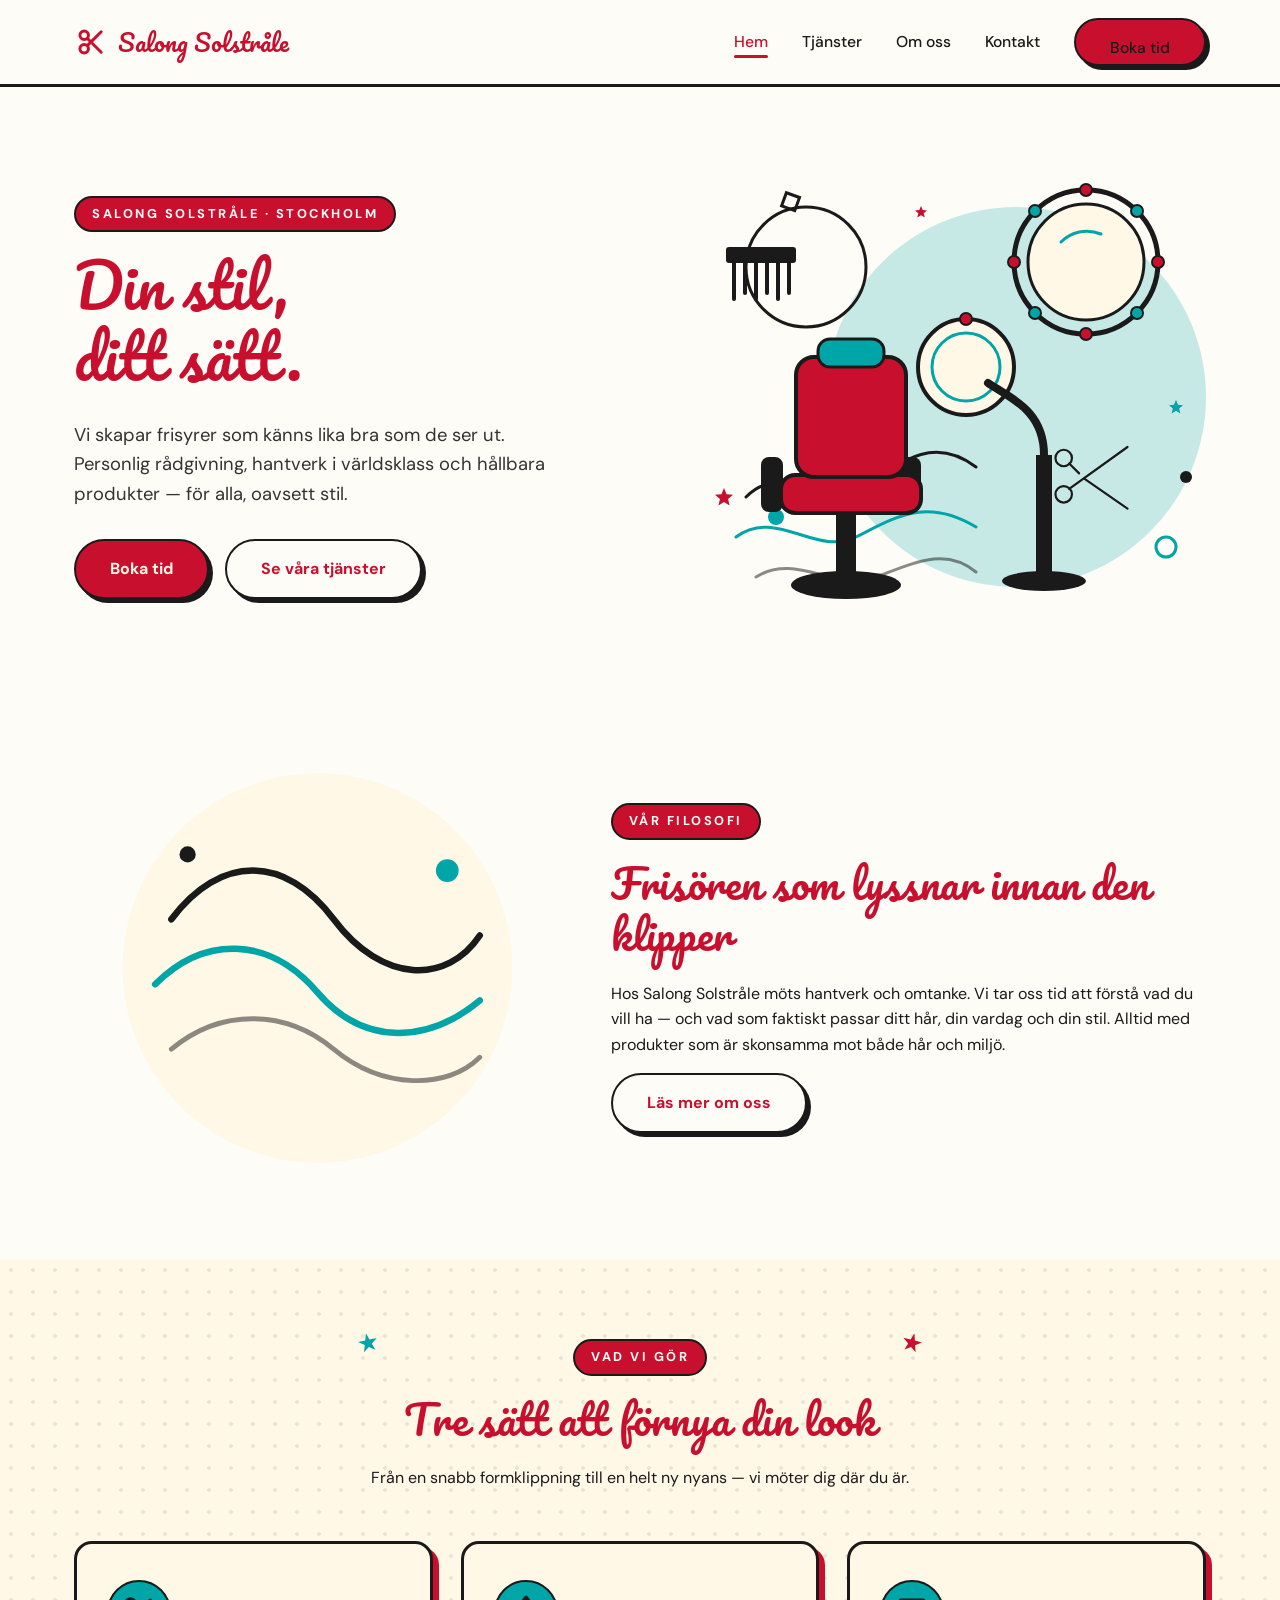
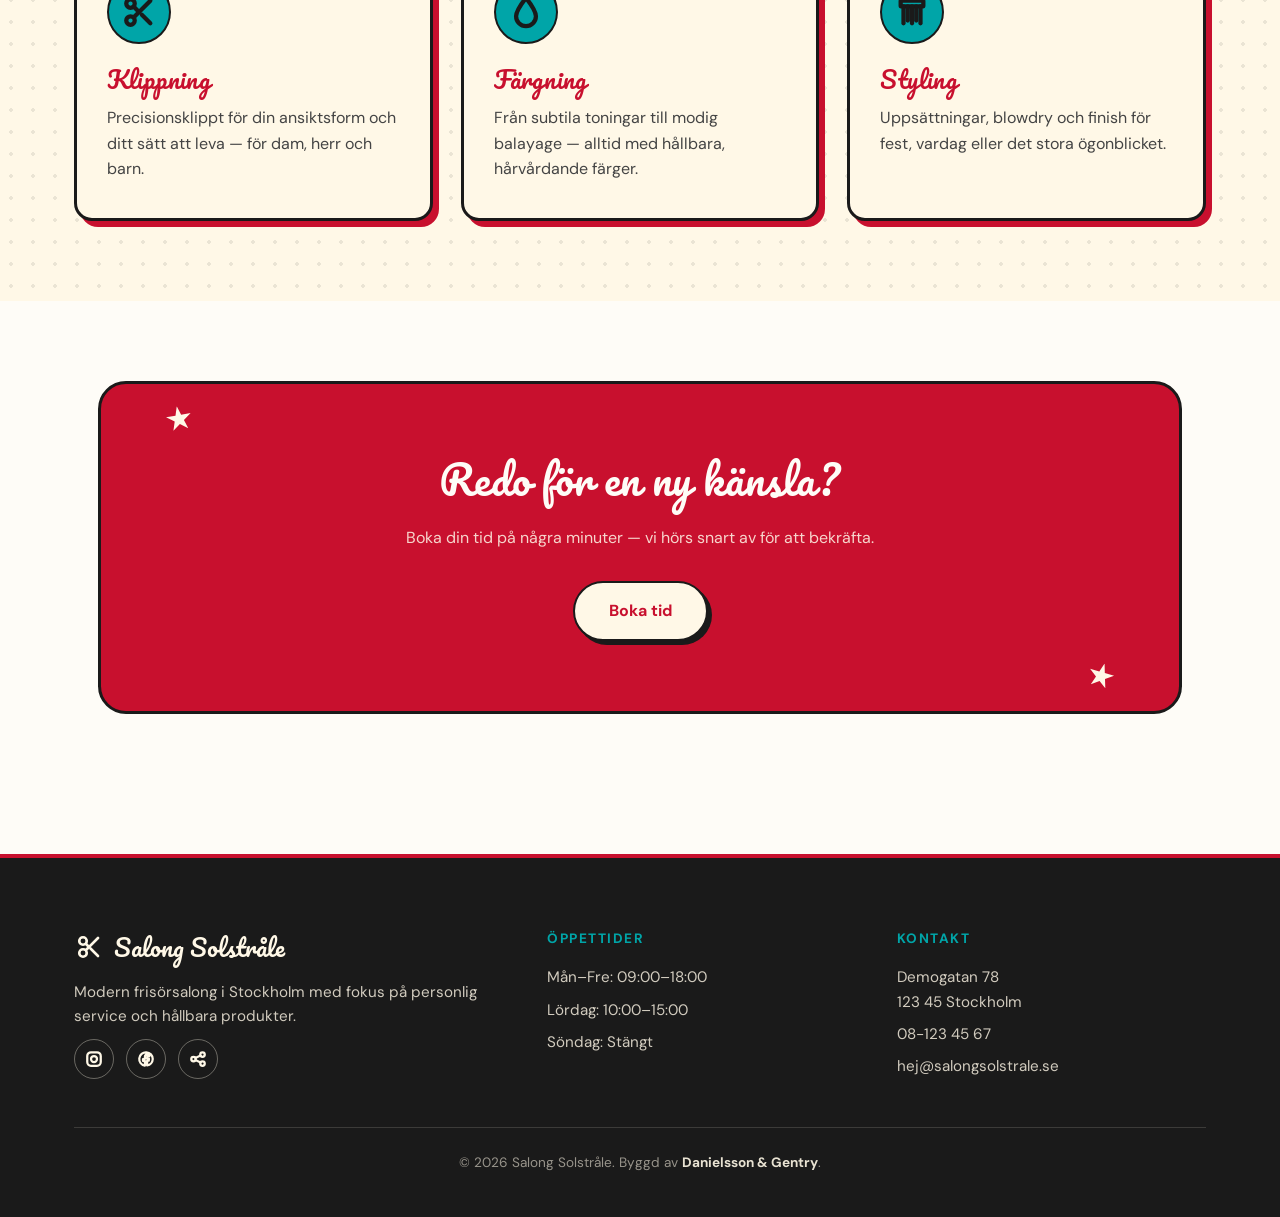
<file: index.html>
<!DOCTYPE html>
<html lang="sv">
<head>
<meta charset="UTF-8">
<meta name="viewport" content="width=device-width, initial-scale=1.0">
<title>Salong Solstråle — Modern frisörsalong i Stockholm</title>
<meta name="description" content="Salong Solstråle är en modern frisörsalong i Stockholm med fokus på personlig service och hållbara produkter.">
<link rel="stylesheet" href="styles.css">
</head>
<body>

<header class="navbar">
  <div class="navbar-inner">
    <a href="index.html" class="logo">
      <svg viewBox="0 0 40 40" fill="none" stroke="currentColor" stroke-width="3.5" stroke-linecap="round" stroke-linejoin="round">
        <circle cx="12" cy="12" r="5"/><circle cx="12" cy="28" r="5"/>
        <line x1="32" y1="8" x2="16" y2="24"/><line x1="16" y1="16" x2="20" y2="20"/><line x1="22" y1="22" x2="32" y2="32"/>
      </svg>
      Salong Solstråle
    </a>
    <nav>
      <ul class="nav-links">
        <li><a href="index.html" class="active">Hem</a></li>
        <li><a href="tjanster.html">Tjänster</a></li>
        <li><a href="om.html">Om oss</a></li>
        <li><a href="kontakt.html">Kontakt</a></li>
        <li><a href="boka.html" class="btn btn-primary">Boka tid</a></li>
      </ul>
    </nav>
    <button class="nav-toggle" aria-label="Öppna meny"><span></span><span></span><span></span></button>
  </div>
</header>

<section class="hero">
  <div class="container hero-inner">
    <div class="hero-text">
      <span class="eyebrow">Salong Solstråle · Stockholm</span>
      <h1>Din stil,<br>ditt sätt.</h1>
      <p>Vi skapar frisyrer som känns lika bra som de ser ut. Personlig rådgivning, hantverk i världsklass och hållbara produkter — för alla, oavsett stil.</p>
      <div class="hero-cta">
        <a href="boka.html" class="btn btn-primary">Boka tid</a>
        <a href="tjanster.html" class="btn btn-outline">Se våra tjänster</a>
      </div>
    </div>
    <div class="hero-graphic">
      <svg viewBox="0 0 520 480" fill="none" xmlns="http://www.w3.org/2000/svg">
        <circle class="pulse-soft" cx="330" cy="240" r="190" fill="#00A5A8" opacity="0.22"/>
        <circle class="float-slow-rev" cx="120" cy="110" r="60" fill="none" stroke="#1A1A1A" stroke-width="3"/>
        <circle class="float-slow" cx="90" cy="360" r="8" fill="#00A5A8"/>
        <circle class="pulse-soft" cx="500" cy="320" r="6" fill="#1A1A1A"/>
        <circle class="float-slow" cx="480" cy="390" r="10" fill="none" stroke="#00A5A8" stroke-width="3"/>
        <rect class="float-slow-rev" x="70" y="60" width="14" height="14" fill="none" stroke="#1A1A1A" stroke-width="3" transform="rotate(20 77 67)"/>

        <g class="float-slow">
          <path d="M60 340c40-40 80 20 120-10s70-50 110-20" stroke="#1A1A1A" stroke-width="3" stroke-linecap="round"/>
          <path d="M50 380c40-30 80 20 120 0s70-40 120-10" stroke="#00A5A8" stroke-width="3" stroke-linecap="round"/>
          <path d="M70 420c40-25 80 15 120 0s70-30 100-5" stroke="#1A1A1A" stroke-width="3" stroke-linecap="round" opacity="0.5"/>
        </g>

        <!-- Retro vanity mirror -->
        <g class="float-slow-rev">
          <circle cx="400" cy="105" r="72" fill="none" stroke="#1A1A1A" stroke-width="5"/>
          <circle cx="400" cy="105" r="58" fill="#FFF8E7" stroke="#1A1A1A" stroke-width="3"/>
          <path d="M375 85c10-10 25-14 40-8" stroke="#00A5A8" stroke-width="3" stroke-linecap="round"/>
          <circle cx="472" cy="105" r="6" fill="#C8102E" stroke="#1A1A1A" stroke-width="2"/>
          <circle cx="451" cy="156" r="6" fill="#00A5A8" stroke="#1A1A1A" stroke-width="2"/>
          <circle cx="400" cy="177" r="6" fill="#C8102E" stroke="#1A1A1A" stroke-width="2"/>
          <circle cx="349" cy="156" r="6" fill="#00A5A8" stroke="#1A1A1A" stroke-width="2"/>
          <circle cx="328" cy="105" r="6" fill="#C8102E" stroke="#1A1A1A" stroke-width="2"/>
          <circle cx="349" cy="54" r="6" fill="#00A5A8" stroke="#1A1A1A" stroke-width="2"/>
          <circle cx="400" cy="33" r="6" fill="#C8102E" stroke="#1A1A1A" stroke-width="2"/>
          <circle cx="451" cy="54" r="6" fill="#00A5A8" stroke="#1A1A1A" stroke-width="2"/>
        </g>

        <!-- Retro hood hairdryer -->
        <circle cx="280" cy="210" r="48" fill="#FFF8E7" stroke="#1A1A1A" stroke-width="4"/>
        <circle cx="280" cy="210" r="34" fill="none" stroke="#00A5A8" stroke-width="3"/>
        <circle cx="280" cy="162" r="6" fill="#C8102E" stroke="#1A1A1A" stroke-width="2"/>
        <path d="M358 298C358 252 322 240 302 226" stroke="#1A1A1A" stroke-width="8" stroke-linecap="round" fill="none"/>
        <rect x="350" y="298" width="16" height="122" fill="#1A1A1A"/>
        <ellipse cx="358" cy="424" rx="42" ry="10" fill="#1A1A1A"/>

        <!-- Retro barber chair -->
        <ellipse cx="160" cy="428" rx="55" ry="14" fill="#1A1A1A"/>
        <rect x="150" y="356" width="20" height="70" fill="#1A1A1A"/>
        <rect x="75" y="300" width="22" height="55" rx="8" fill="#1A1A1A"/>
        <rect x="213" y="300" width="22" height="55" rx="8" fill="#1A1A1A"/>
        <rect x="95" y="318" width="140" height="38" rx="14" fill="#C8102E" stroke="#1A1A1A" stroke-width="4"/>
        <rect x="110" y="200" width="110" height="120" rx="18" fill="#C8102E" stroke="#1A1A1A" stroke-width="4"/>
        <rect x="132" y="182" width="66" height="28" rx="12" fill="#00A5A8" stroke="#1A1A1A" stroke-width="3"/>

        <g transform="translate(40,90)">
          <g class="float-slow">
            <rect x="0" y="0" width="70" height="16" rx="3" fill="#1A1A1A"/>
            <line x1="8" y1="16" x2="8" y2="52" stroke="#1A1A1A" stroke-width="4" stroke-linecap="round"/>
            <line x1="19" y1="16" x2="19" y2="46" stroke="#1A1A1A" stroke-width="4" stroke-linecap="round"/>
            <line x1="30" y1="16" x2="30" y2="52" stroke="#1A1A1A" stroke-width="4" stroke-linecap="round"/>
            <line x1="41" y1="16" x2="41" y2="46" stroke="#1A1A1A" stroke-width="4" stroke-linecap="round"/>
            <line x1="52" y1="16" x2="52" y2="52" stroke="#1A1A1A" stroke-width="4" stroke-linecap="round"/>
            <line x1="63" y1="16" x2="63" y2="46" stroke="#1A1A1A" stroke-width="4" stroke-linecap="round"/>
          </g>
        </g>

        <g transform="translate(370,290) scale(0.55)">
          <g class="swing-slow">
            <circle cx="14" cy="86" r="15" fill="none" stroke="#1A1A1A" stroke-width="4"/>
            <circle cx="14" cy="20" r="15" fill="none" stroke="#1A1A1A" stroke-width="4"/>
            <line x1="130" y1="0" x2="24" y2="76" stroke="#1A1A1A" stroke-width="4" stroke-linecap="round"/>
            <line x1="24" y1="30" x2="42" y2="48" stroke="#1A1A1A" stroke-width="4" stroke-linecap="round"/>
            <line x1="52" y1="58" x2="130" y2="112" stroke="#1A1A1A" stroke-width="4" stroke-linecap="round"/>
          </g>
        </g>

        <polygon class="pulse-soft" points="10,0 12.9,6.9 20,7.6 14.5,12.3 16.2,19.5 10,15.6 3.8,19.5 5.5,12.3 0,7.6 7.1,6.9" fill="#C8102E" transform="translate(28,330) scale(0.9)"/>
        <polygon class="float-slow" points="10,0 12.9,6.9 20,7.6 14.5,12.3 16.2,19.5 10,15.6 3.8,19.5 5.5,12.3 0,7.6 7.1,6.9" fill="#00A5A8" transform="translate(480,240) scale(0.7)"/>
        <polygon class="pulse-soft" points="10,0 12.9,6.9 20,7.6 14.5,12.3 16.2,19.5 10,15.6 3.8,19.5 5.5,12.3 0,7.6 7.1,6.9" fill="#C8102E" transform="translate(225,45) scale(0.6)"/>
      </svg>
    </div>
  </div>
</section>

<section>
  <div class="container intro fade-in">
    <div class="intro-graphic">
      <svg viewBox="0 0 300 260" fill="none">
        <circle cx="150" cy="130" r="120" fill="#FFF8E7"/>
        <path d="M60 100c30-40 70-40 100 0s70 40 90 10" stroke="#1A1A1A" stroke-width="4" stroke-linecap="round"/>
        <path d="M50 140c30-30 70-30 100 5s70 30 100 5" stroke="#00A5A8" stroke-width="4" stroke-linecap="round"/>
        <path d="M60 180c30-25 70-25 100 0s70 25 90 5" stroke="#1A1A1A" stroke-width="3" stroke-linecap="round" opacity="0.5"/>
        <circle cx="230" cy="70" r="7" fill="#00A5A8"/>
        <circle cx="70" cy="60" r="5" fill="#1A1A1A"/>
      </svg>
    </div>
    <div>
      <span class="eyebrow">Vår filosofi</span>
      <h2>Frisören som lyssnar innan den klipper</h2>
      <p>Hos Salong Solstråle möts hantverk och omtanke. Vi tar oss tid att förstå vad du vill ha — och vad som faktiskt passar ditt hår, din vardag och din stil. Alltid med produkter som är skonsamma mot både hår och miljö.</p>
      <a href="om.html" class="btn btn-outline">Läs mer om oss</a>
    </div>
  </div>
</section>

<section class="section-alt">
  <div class="container">
    <div class="section-head fade-in">
      <span class="eyebrow">Vad vi gör</span>
      <h2>Tre sätt att förnya din look</h2>
      <p>Från en snabb formklippning till en helt ny nyans — vi möter dig där du är.</p>
    </div>
    <div class="grid-3">
      <div class="card fade-in">
        <div class="card-icon">
          <svg viewBox="0 0 24 24" fill="none" stroke="#1A1A1A" stroke-width="3" stroke-linecap="round" stroke-linejoin="round">
            <circle cx="6" cy="6" r="3"/><circle cx="6" cy="18" r="3"/>
            <line x1="20" y1="4" x2="8.5" y2="15.5"/><line x1="8.5" y1="8.5" x2="12" y2="12"/><line x1="14" y1="14" x2="20" y2="20"/>
          </svg>
        </div>
        <h3>Klippning</h3>
        <p>Precisionsklippt för din ansiktsform och ditt sätt att leva — för dam, herr och barn.</p>
      </div>
      <div class="card fade-in">
        <div class="card-icon">
          <svg viewBox="0 0 24 24" fill="none" stroke="#1A1A1A" stroke-width="3" stroke-linecap="round" stroke-linejoin="round">
            <path d="M12 2C12 2 5 11 5 15a7 7 0 0014 0c0-4-7-13-7-13z"/>
          </svg>
        </div>
        <h3>Färgning</h3>
        <p>Från subtila toningar till modig balayage — alltid med hållbara, hårvårdande färger.</p>
      </div>
      <div class="card fade-in">
        <div class="card-icon">
          <svg viewBox="0 0 24 24" fill="none" stroke="#1A1A1A" stroke-width="3" stroke-linecap="round" stroke-linejoin="round">
            <rect x="4" y="4" width="16" height="4"/>
            <line x1="6" y1="8" x2="6" y2="20"/><line x1="9" y1="8" x2="9" y2="18"/>
            <line x1="12" y1="8" x2="12" y2="20"/><line x1="15" y1="8" x2="15" y2="18"/><line x1="18" y1="8" x2="18" y2="20"/>
          </svg>
        </div>
        <h3>Styling</h3>
        <p>Uppsättningar, blowdry och finish för fest, vardag eller det stora ögonblicket.</p>
      </div>
    </div>
  </div>
</section>

<section>
  <div class="container">
    <div class="cta-band fade-in">
      <h2>Redo för en ny känsla?</h2>
      <p>Boka din tid på några minuter — vi hörs snart av för att bekräfta.</p>
      <a href="boka.html" class="btn btn-primary">Boka tid</a>
    </div>
  </div>
</section>

<footer>
  <div class="container">
    <div class="footer-grid">
      <div class="footer-col">
        <div class="footer-logo">
          <svg viewBox="0 0 40 40" fill="none" stroke="currentColor" stroke-width="3.5" stroke-linecap="round" stroke-linejoin="round">
            <circle cx="12" cy="12" r="5"/><circle cx="12" cy="28" r="5"/>
            <line x1="32" y1="8" x2="16" y2="24"/><line x1="16" y1="16" x2="20" y2="20"/><line x1="22" y1="22" x2="32" y2="32"/>
          </svg>
          Salong Solstråle
        </div>
        <p>Modern frisörsalong i Stockholm med fokus på personlig service och hållbara produkter.</p>
        <div class="social-row">
          <a href="#" aria-label="Instagram"><svg viewBox="0 0 24 24" fill="none" stroke-width="3" stroke-linecap="round" stroke-linejoin="round"><rect x="3" y="3" width="18" height="18" rx="5"/><circle cx="12" cy="12" r="4"/></svg></a>
          <a href="#" aria-label="Facebook"><svg viewBox="0 0 24 24" fill="none" stroke-width="3" stroke-linecap="round" stroke-linejoin="round"><path d="M21 12a9 9 0 10-10.5 8.9v-6.3H8v-2.6h2.5V9.8c0-2.5 1.5-3.9 3.7-3.9 1 0 2.1.2 2.1.2v2.4h-1.2c-1.2 0-1.6.8-1.6 1.5v1.7H16l-.4 2.6h-2.1v6.3A9 9 0 0021 12z"/></svg></a>
          <a href="#" aria-label="Dela"><svg viewBox="0 0 24 24" fill="none" stroke-width="3" stroke-linecap="round" stroke-linejoin="round"><circle cx="6" cy="12" r="3"/><circle cx="18" cy="6" r="3"/><circle cx="18" cy="18" r="3"/><line x1="8.6" y1="10.6" x2="15.4" y2="7.4"/><line x1="8.6" y1="13.4" x2="15.4" y2="16.6"/></svg></a>
        </div>
      </div>
      <div class="footer-col">
        <h4>Öppettider</h4>
        <p>Mån–Fre: 09:00–18:00</p>
        <p>Lördag: 10:00–15:00</p>
        <p>Söndag: Stängt</p>
      </div>
      <div class="footer-col">
        <h4>Kontakt</h4>
        <p>Demogatan 78<br>123 45 Stockholm</p>
        <p>08-123 45 67</p>
        <p>hej@salongsolstrale.se</p>
      </div>
    </div>
    <div class="footer-bottom">
      <p>© 2026 Salong Solstråle. Byggd av <a href="https://danielssongentry.se" target="_blank" rel="noopener">Danielsson &amp; Gentry</a>.</p>
    </div>
  </div>
</footer>

<script src="script.js"></script>
</body>
</html>
</file>
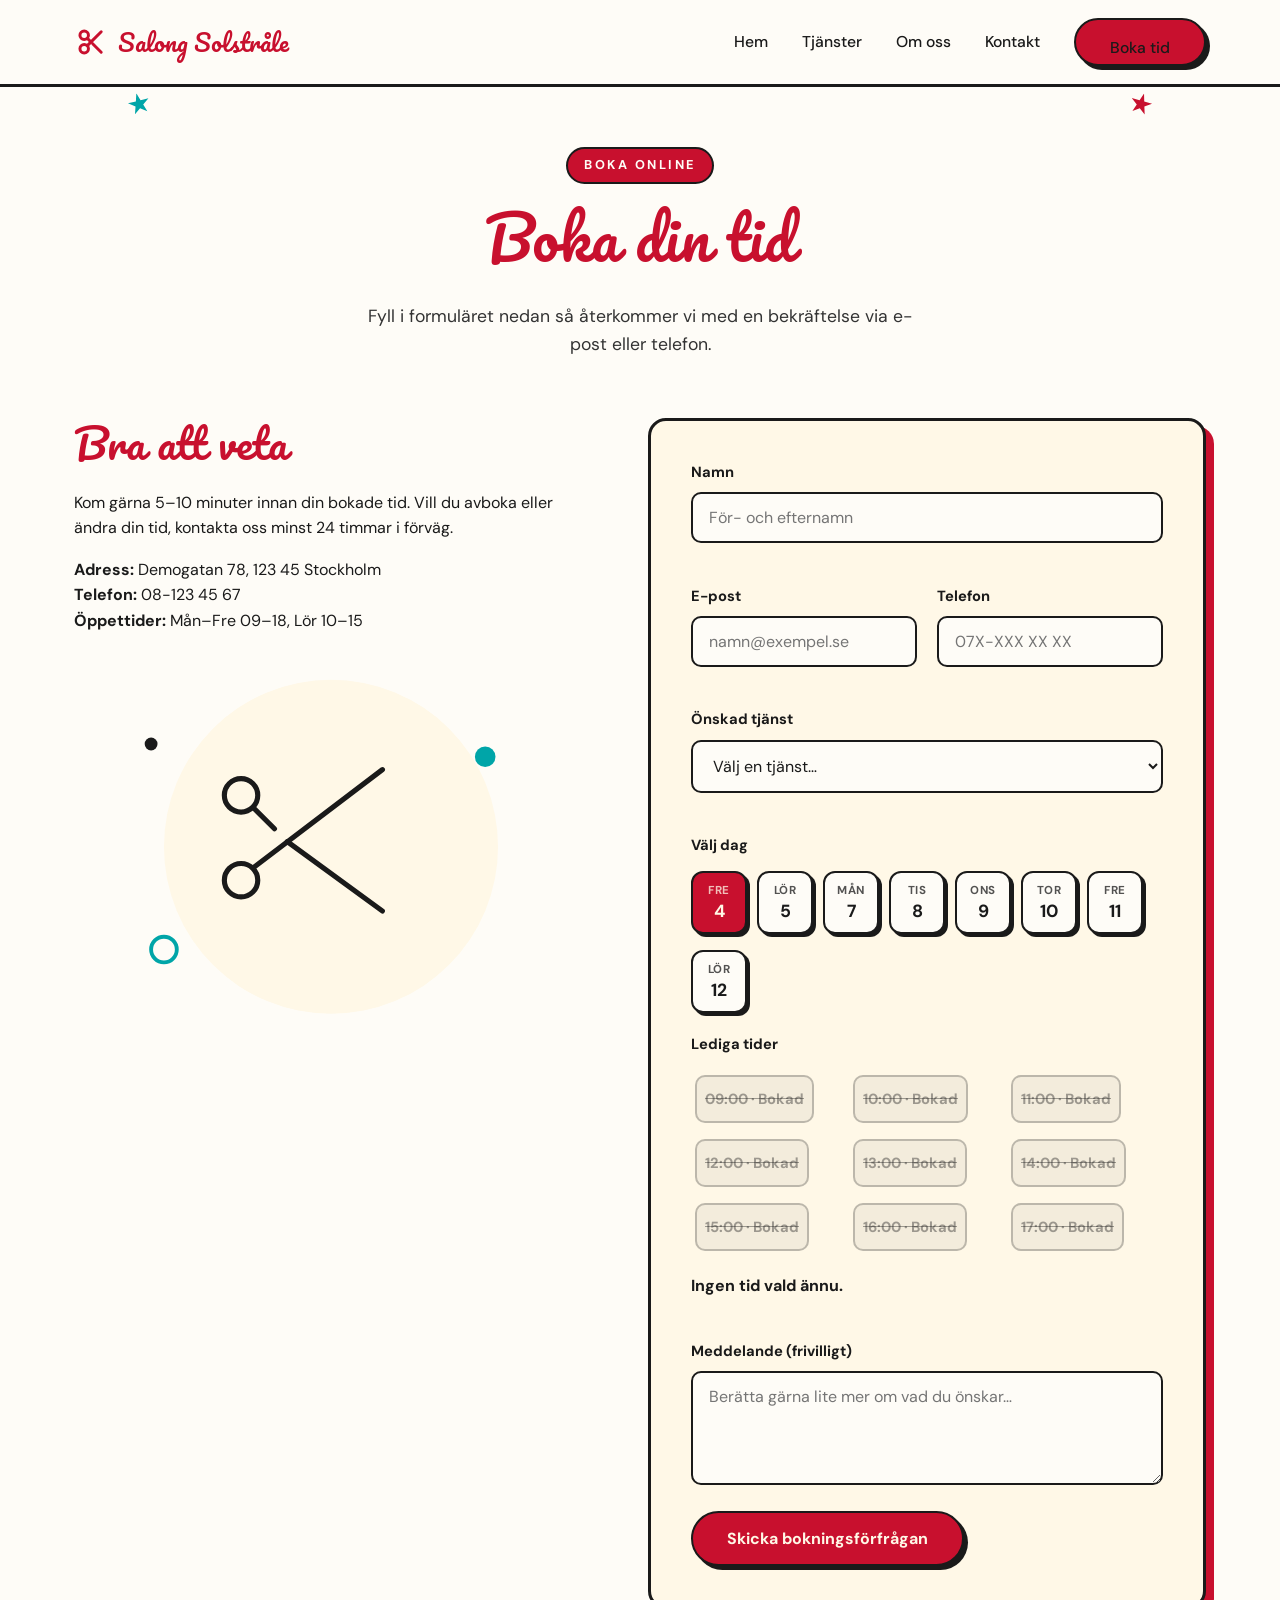
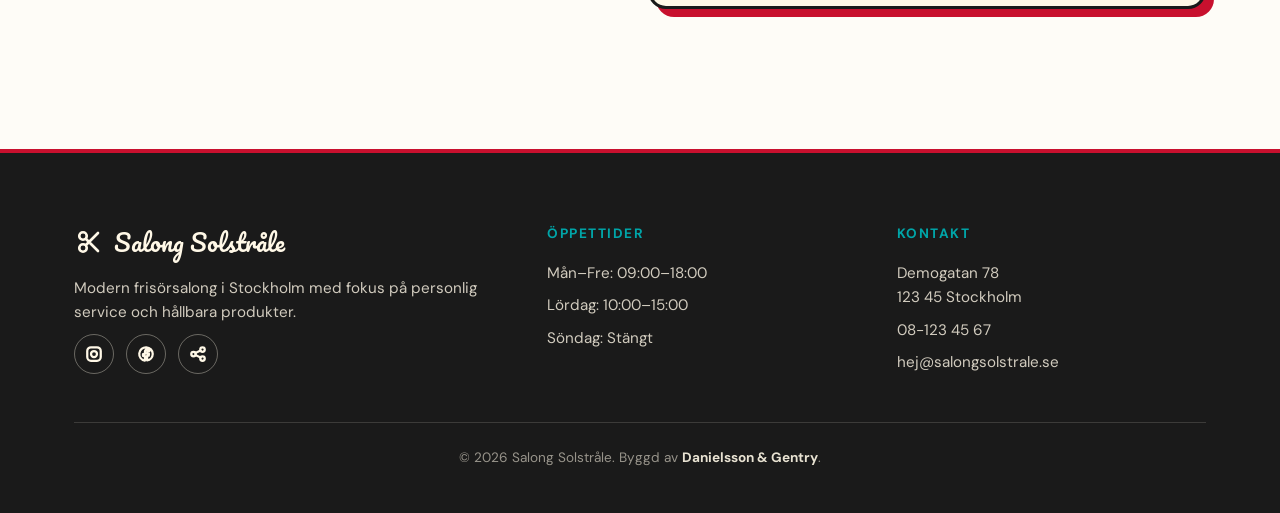
<file: boka.html>
<!DOCTYPE html>
<html lang="sv">
<head>
<meta charset="UTF-8">
<meta name="viewport" content="width=device-width, initial-scale=1.0">
<title>Boka tid — Salong Solstråle</title>
<link rel="stylesheet" href="styles.css">
</head>
<body>

<header class="navbar">
  <div class="navbar-inner">
    <a href="index.html" class="logo">
      <svg viewBox="0 0 40 40" fill="none" stroke="currentColor" stroke-width="3.5" stroke-linecap="round" stroke-linejoin="round">
        <circle cx="12" cy="12" r="5"/><circle cx="12" cy="28" r="5"/>
        <line x1="32" y1="8" x2="16" y2="24"/><line x1="16" y1="16" x2="20" y2="20"/><line x1="22" y1="22" x2="32" y2="32"/>
      </svg>
      Salong Solstråle
    </a>
    <nav>
      <ul class="nav-links">
        <li><a href="index.html">Hem</a></li>
        <li><a href="tjanster.html">Tjänster</a></li>
        <li><a href="om.html">Om oss</a></li>
        <li><a href="kontakt.html">Kontakt</a></li>
        <li><a href="boka.html" class="btn btn-primary">Boka tid</a></li>
      </ul>
    </nav>
    <button class="nav-toggle" aria-label="Öppna meny"><span></span><span></span><span></span></button>
  </div>
</header>

<section class="page-hero">
  <div class="container fade-in">
    <span class="eyebrow">Boka online</span>
    <h1>Boka din tid</h1>
    <p>Fyll i formuläret nedan så återkommer vi med en bekräftelse via e-post eller telefon.</p>
  </div>
</section>

<section style="padding-top:10px;">
  <div class="container booking-wrap">

    <div class="booking-info fade-in">
      <h2>Bra att veta</h2>
      <p>Kom gärna 5–10 minuter innan din bokade tid. Vill du avboka eller ändra din tid, kontakta oss minst 24 timmar i förväg.</p>
      <p><strong>Adress:</strong> Demogatan 78, 123 45 Stockholm<br>
      <strong>Telefon:</strong> 08-123 45 67<br>
      <strong>Öppettider:</strong> Mån–Fre 09–18, Lör 10–15</p>
      <svg viewBox="0 0 400 300" fill="none">
        <circle cx="200" cy="150" r="130" fill="#FFF8E7"/>
        <g transform="translate(120,90)">
          <g class="float-slow">
            <circle cx="10" cy="86" r="13" fill="none" stroke="#1A1A1A" stroke-width="4"/>
            <circle cx="10" cy="20" r="13" fill="none" stroke="#1A1A1A" stroke-width="4"/>
            <line x1="120" y1="0" x2="20" y2="76" stroke="#1A1A1A" stroke-width="4" stroke-linecap="round"/>
            <line x1="20" y1="30" x2="36" y2="46" stroke="#1A1A1A" stroke-width="4" stroke-linecap="round"/>
            <line x1="46" y1="56" x2="120" y2="110" stroke="#1A1A1A" stroke-width="4" stroke-linecap="round"/>
          </g>
        </g>
        <circle class="pulse-soft" cx="320" cy="80" r="8" fill="#00A5A8"/>
        <circle class="float-slow-rev" cx="70" cy="230" r="10" fill="none" stroke="#00A5A8" stroke-width="3"/>
        <circle class="pulse-soft" cx="60" cy="70" r="5" fill="#1A1A1A"/>
      </svg>
    </div>

    <form id="booking-form" class="booking-form fade-in" novalidate>
      <div id="form-success" class="form-success"></div>

      <div class="form-group">
        <label for="namn">Namn</label>
        <input type="text" id="namn" name="namn" placeholder="För- och efternamn" autocomplete="name">
        <span class="error-msg" id="error-namn"></span>
      </div>

      <div class="form-row">
        <div class="form-group">
          <label for="epost">E-post</label>
          <input type="email" id="epost" name="epost" placeholder="namn@exempel.se" autocomplete="email">
          <span class="error-msg" id="error-epost"></span>
        </div>
        <div class="form-group">
          <label for="telefon">Telefon</label>
          <input type="tel" id="telefon" name="telefon" placeholder="07X-XXX XX XX" autocomplete="tel">
          <span class="error-msg" id="error-telefon"></span>
        </div>
      </div>

      <div class="form-group">
        <label for="tjanst">Önskad tjänst</label>
        <select id="tjanst" name="tjanst">
          <option value="">Välj en tjänst…</option>
          <optgroup label="Klippning">
            <option value="Klippning dam">Klippning dam — 650 kr</option>
            <option value="Klippning herr">Klippning herr — 450 kr</option>
            <option value="Klippning barn">Klippning barn — 300 kr</option>
            <option value="Luggtrim">Luggtrim — 150 kr</option>
          </optgroup>
          <optgroup label="Färgning">
            <option value="Helfärgning">Helfärgning — 950 kr</option>
            <option value="Slingor / Balayage">Slingor / Balayage — 1450 kr</option>
            <option value="Ombré">Ombré — 1600 kr</option>
            <option value="Toning">Toning — 500 kr</option>
          </optgroup>
          <optgroup label="Behandlingar">
            <option value="Djupvårdande hårkur">Djupvårdande hårkur — 400 kr</option>
            <option value="Olaplex-behandling">Olaplex-behandling — 550 kr</option>
            <option value="Hårbottenvård">Hårbottenvård — 450 kr</option>
            <option value="Styling / uppsättning">Styling / uppsättning — 600 kr</option>
          </optgroup>
        </select>
        <span class="error-msg" id="error-tjanst"></span>
      </div>

      <div class="form-group">
        <label>Välj dag</label>
        <div class="day-picker" id="day-picker"></div>
      </div>

      <div class="form-group">
        <label>Lediga tider</label>
        <div class="time-grid" id="time-grid"></div>
        <p class="selected-summary" id="selected-summary">Ingen tid vald ännu.</p>
        <span class="error-msg" id="error-tid"></span>
        <input type="hidden" id="datum" name="datum">
        <input type="hidden" id="tid" name="tid">
      </div>

      <div class="form-group">
        <label for="meddelande">Meddelande (frivilligt)</label>
        <textarea id="meddelande" name="meddelande" rows="4" placeholder="Berätta gärna lite mer om vad du önskar…"></textarea>
      </div>

      <button type="submit" class="btn btn-primary">Skicka bokningsförfrågan</button>
    </form>

  </div>
</section>

<footer>
  <div class="container">
    <div class="footer-grid">
      <div class="footer-col">
        <div class="footer-logo">
          <svg viewBox="0 0 40 40" fill="none" stroke="currentColor" stroke-width="3.5" stroke-linecap="round" stroke-linejoin="round">
            <circle cx="12" cy="12" r="5"/><circle cx="12" cy="28" r="5"/>
            <line x1="32" y1="8" x2="16" y2="24"/><line x1="16" y1="16" x2="20" y2="20"/><line x1="22" y1="22" x2="32" y2="32"/>
          </svg>
          Salong Solstråle
        </div>
        <p>Modern frisörsalong i Stockholm med fokus på personlig service och hållbara produkter.</p>
        <div class="social-row">
          <a href="#" aria-label="Instagram"><svg viewBox="0 0 24 24" fill="none" stroke-width="3" stroke-linecap="round" stroke-linejoin="round"><rect x="3" y="3" width="18" height="18" rx="5"/><circle cx="12" cy="12" r="4"/></svg></a>
          <a href="#" aria-label="Facebook"><svg viewBox="0 0 24 24" fill="none" stroke-width="3" stroke-linecap="round" stroke-linejoin="round"><path d="M21 12a9 9 0 10-10.5 8.9v-6.3H8v-2.6h2.5V9.8c0-2.5 1.5-3.9 3.7-3.9 1 0 2.1.2 2.1.2v2.4h-1.2c-1.2 0-1.6.8-1.6 1.5v1.7H16l-.4 2.6h-2.1v6.3A9 9 0 0021 12z"/></svg></a>
          <a href="#" aria-label="Dela"><svg viewBox="0 0 24 24" fill="none" stroke-width="3" stroke-linecap="round" stroke-linejoin="round"><circle cx="6" cy="12" r="3"/><circle cx="18" cy="6" r="3"/><circle cx="18" cy="18" r="3"/><line x1="8.6" y1="10.6" x2="15.4" y2="7.4"/><line x1="8.6" y1="13.4" x2="15.4" y2="16.6"/></svg></a>
        </div>
      </div>
      <div class="footer-col">
        <h4>Öppettider</h4>
        <p>Mån–Fre: 09:00–18:00</p>
        <p>Lördag: 10:00–15:00</p>
        <p>Söndag: Stängt</p>
      </div>
      <div class="footer-col">
        <h4>Kontakt</h4>
        <p>Demogatan 78<br>123 45 Stockholm</p>
        <p>08-123 45 67</p>
        <p>hej@salongsolstrale.se</p>
      </div>
    </div>
    <div class="footer-bottom">
      <p>© 2026 Salong Solstråle. Byggd av <a href="https://danielssongentry.se" target="_blank" rel="noopener">Danielsson &amp; Gentry</a>.</p>
    </div>
  </div>
</footer>

<script src="script.js"></script>
</body>
</html>
</file>
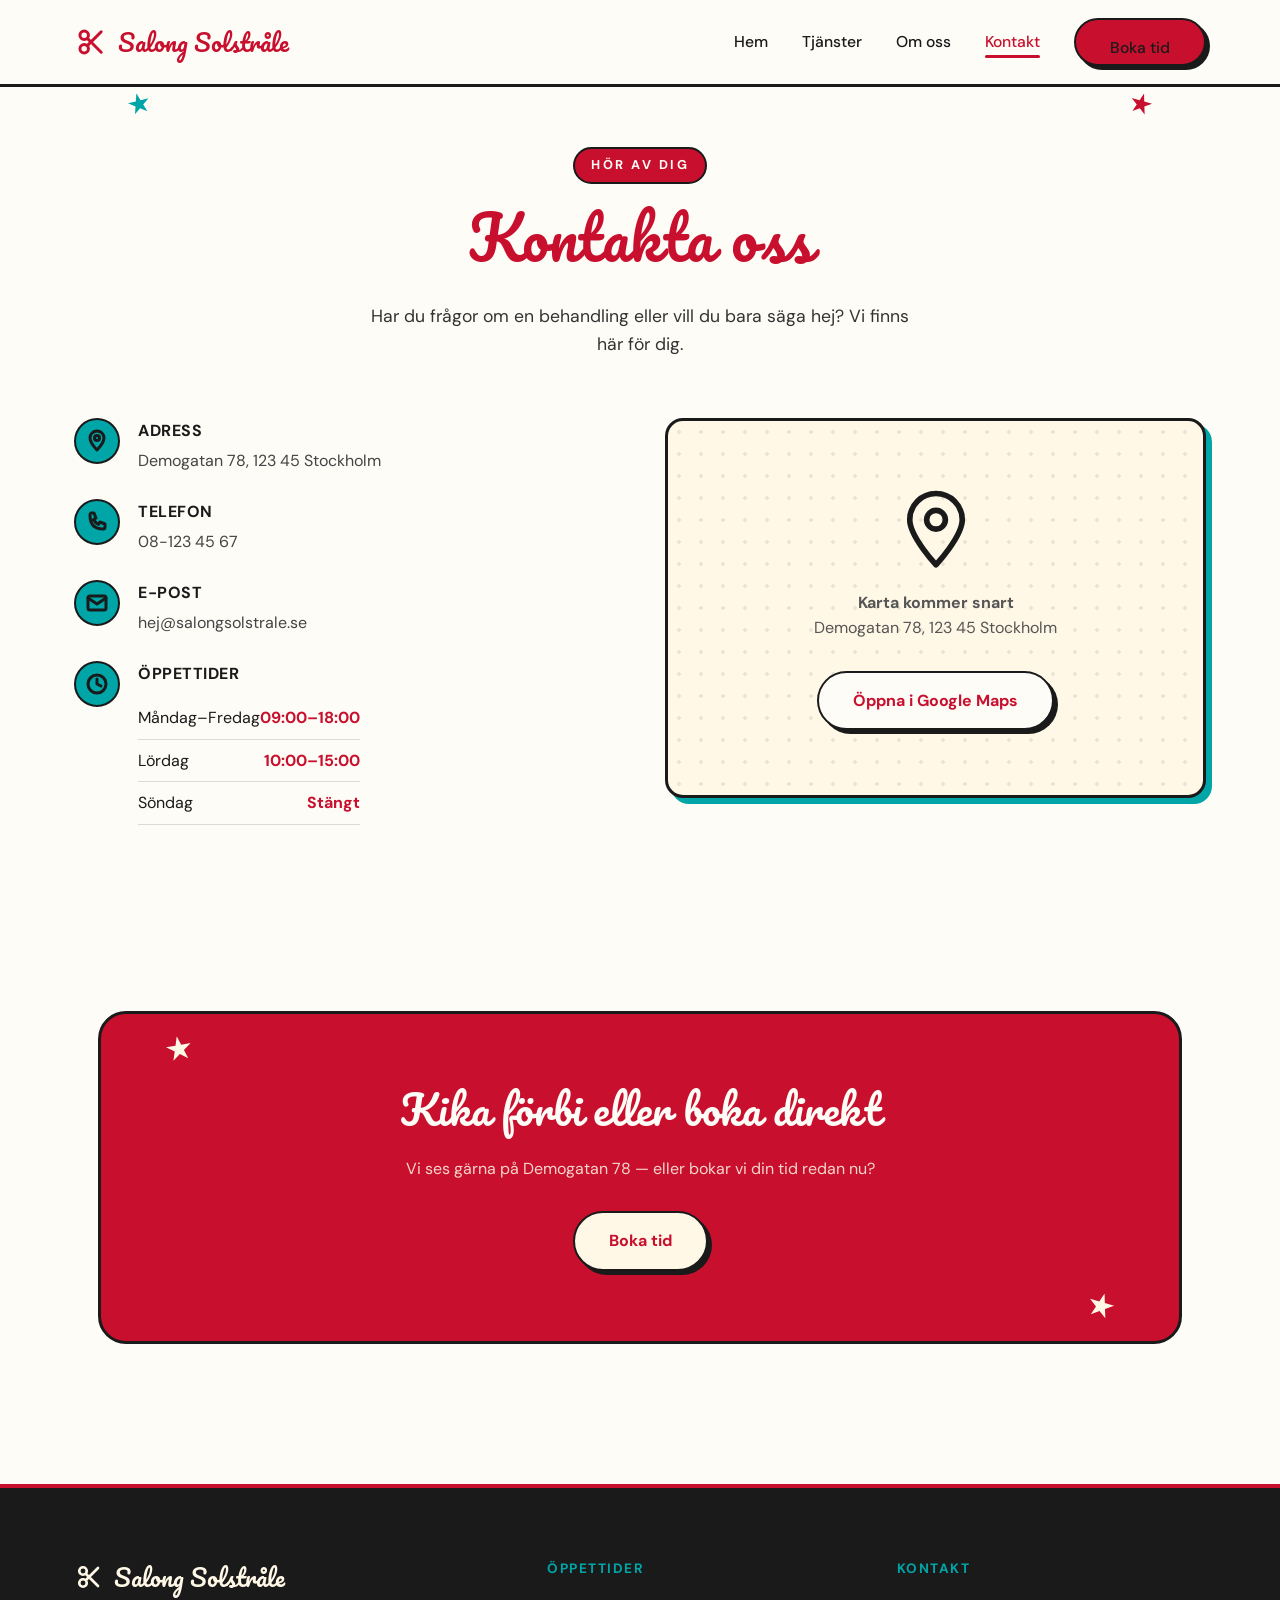
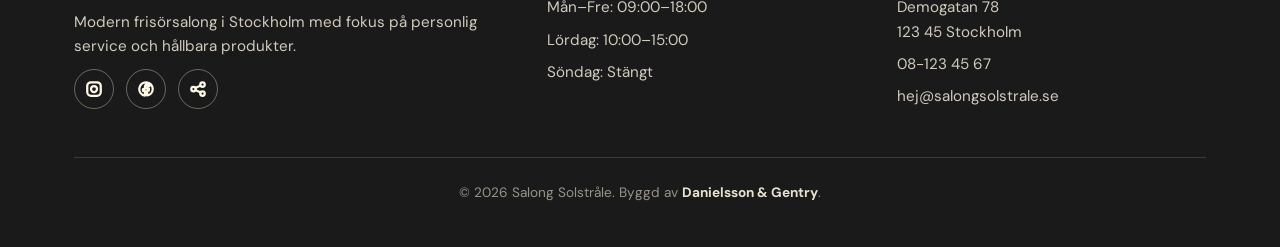
<file: kontakt.html>
<!DOCTYPE html>
<html lang="sv">
<head>
<meta charset="UTF-8">
<meta name="viewport" content="width=device-width, initial-scale=1.0">
<title>Kontakt — Salong Solstråle</title>
<link rel="stylesheet" href="styles.css">
</head>
<body>

<header class="navbar">
  <div class="navbar-inner">
    <a href="index.html" class="logo">
      <svg viewBox="0 0 40 40" fill="none" stroke="currentColor" stroke-width="3.5" stroke-linecap="round" stroke-linejoin="round">
        <circle cx="12" cy="12" r="5"/><circle cx="12" cy="28" r="5"/>
        <line x1="32" y1="8" x2="16" y2="24"/><line x1="16" y1="16" x2="20" y2="20"/><line x1="22" y1="22" x2="32" y2="32"/>
      </svg>
      Salong Solstråle
    </a>
    <nav>
      <ul class="nav-links">
        <li><a href="index.html">Hem</a></li>
        <li><a href="tjanster.html">Tjänster</a></li>
        <li><a href="om.html">Om oss</a></li>
        <li><a href="kontakt.html" class="active">Kontakt</a></li>
        <li><a href="boka.html" class="btn btn-primary">Boka tid</a></li>
      </ul>
    </nav>
    <button class="nav-toggle" aria-label="Öppna meny"><span></span><span></span><span></span></button>
  </div>
</header>

<section class="page-hero">
  <div class="container fade-in">
    <span class="eyebrow">Hör av dig</span>
    <h1>Kontakta oss</h1>
    <p>Har du frågor om en behandling eller vill du bara säga hej? Vi finns här för dig.</p>
  </div>
</section>

<section style="padding-top:10px;">
  <div class="container contact-grid">

    <div class="fade-in">
      <div class="contact-item">
        <div class="icon">
          <svg viewBox="0 0 24 24" fill="none" stroke="#1A1A1A" stroke-width="3" stroke-linecap="round" stroke-linejoin="round">
            <path d="M12 21s7-7.5 7-12a7 7 0 10-14 0c0 4.5 7 12 7 12z"/><circle cx="12" cy="9" r="2.5"/>
          </svg>
        </div>
        <div>
          <h4>Adress</h4>
          <p>Demogatan 78, 123 45 Stockholm</p>
        </div>
      </div>

      <div class="contact-item">
        <div class="icon">
          <svg viewBox="0 0 24 24" fill="none" stroke="#1A1A1A" stroke-width="3" stroke-linecap="round" stroke-linejoin="round">
            <path d="M6 3h3l2 5-2.5 1.5a11 11 0 005 5L15 12l5 2v3a2 2 0 01-2 2C9.5 19 5 14.5 5 5a2 2 0 011-2z"/>
          </svg>
        </div>
        <div>
          <h4>Telefon</h4>
          <p>08-123 45 67</p>
        </div>
      </div>

      <div class="contact-item">
        <div class="icon">
          <svg viewBox="0 0 24 24" fill="none" stroke="#1A1A1A" stroke-width="3" stroke-linecap="round" stroke-linejoin="round">
            <rect x="3" y="5" width="18" height="14" rx="2"/><path d="M3 7l9 6 9-6"/>
          </svg>
        </div>
        <div>
          <h4>E-post</h4>
          <p>hej@salongsolstrale.se</p>
        </div>
      </div>

      <div class="contact-item">
        <div class="icon">
          <svg viewBox="0 0 24 24" fill="none" stroke="#1A1A1A" stroke-width="3" stroke-linecap="round" stroke-linejoin="round">
            <circle cx="12" cy="12" r="9"/><path d="M12 7v5l4 2"/>
          </svg>
        </div>
        <div>
          <h4>Öppettider</h4>
          <table class="hours-table">
            <tr><td>Måndag–Fredag</td><td>09:00–18:00</td></tr>
            <tr><td>Lördag</td><td>10:00–15:00</td></tr>
            <tr><td>Söndag</td><td>Stängt</td></tr>
          </table>
        </div>
      </div>
    </div>

    <div class="fade-in">
      <div class="map-placeholder">
        <svg viewBox="0 0 24 24" fill="none" stroke="#1A1A1A" stroke-width="1.5" stroke-linecap="round" stroke-linejoin="round">
          <path d="M12 21s7-7.5 7-12a7 7 0 10-14 0c0 4.5 7 12 7 12z"/><circle cx="12" cy="9" r="2.5"/>
        </svg>
        <p><strong>Karta kommer snart</strong><br>Demogatan 78, 123 45 Stockholm</p>
        <a href="#" class="btn btn-outline">Öppna i Google Maps</a>
      </div>
    </div>

  </div>
</section>

<section>
  <div class="container">
    <div class="cta-band fade-in">
      <h2>Kika förbi eller boka direkt</h2>
      <p>Vi ses gärna på Demogatan 78 — eller bokar vi din tid redan nu?</p>
      <a href="boka.html" class="btn btn-primary">Boka tid</a>
    </div>
  </div>
</section>

<footer>
  <div class="container">
    <div class="footer-grid">
      <div class="footer-col">
        <div class="footer-logo">
          <svg viewBox="0 0 40 40" fill="none" stroke="currentColor" stroke-width="3.5" stroke-linecap="round" stroke-linejoin="round">
            <circle cx="12" cy="12" r="5"/><circle cx="12" cy="28" r="5"/>
            <line x1="32" y1="8" x2="16" y2="24"/><line x1="16" y1="16" x2="20" y2="20"/><line x1="22" y1="22" x2="32" y2="32"/>
          </svg>
          Salong Solstråle
        </div>
        <p>Modern frisörsalong i Stockholm med fokus på personlig service och hållbara produkter.</p>
        <div class="social-row">
          <a href="#" aria-label="Instagram"><svg viewBox="0 0 24 24" fill="none" stroke-width="3" stroke-linecap="round" stroke-linejoin="round"><rect x="3" y="3" width="18" height="18" rx="5"/><circle cx="12" cy="12" r="4"/></svg></a>
          <a href="#" aria-label="Facebook"><svg viewBox="0 0 24 24" fill="none" stroke-width="3" stroke-linecap="round" stroke-linejoin="round"><path d="M21 12a9 9 0 10-10.5 8.9v-6.3H8v-2.6h2.5V9.8c0-2.5 1.5-3.9 3.7-3.9 1 0 2.1.2 2.1.2v2.4h-1.2c-1.2 0-1.6.8-1.6 1.5v1.7H16l-.4 2.6h-2.1v6.3A9 9 0 0021 12z"/></svg></a>
          <a href="#" aria-label="Dela"><svg viewBox="0 0 24 24" fill="none" stroke-width="3" stroke-linecap="round" stroke-linejoin="round"><circle cx="6" cy="12" r="3"/><circle cx="18" cy="6" r="3"/><circle cx="18" cy="18" r="3"/><line x1="8.6" y1="10.6" x2="15.4" y2="7.4"/><line x1="8.6" y1="13.4" x2="15.4" y2="16.6"/></svg></a>
        </div>
      </div>
      <div class="footer-col">
        <h4>Öppettider</h4>
        <p>Mån–Fre: 09:00–18:00</p>
        <p>Lördag: 10:00–15:00</p>
        <p>Söndag: Stängt</p>
      </div>
      <div class="footer-col">
        <h4>Kontakt</h4>
        <p>Demogatan 78<br>123 45 Stockholm</p>
        <p>08-123 45 67</p>
        <p>hej@salongsolstrale.se</p>
      </div>
    </div>
    <div class="footer-bottom">
      <p>© 2026 Salong Solstråle. Byggd av <a href="https://danielssongentry.se" target="_blank" rel="noopener">Danielsson &amp; Gentry</a>.</p>
    </div>
  </div>
</footer>

<script src="script.js"></script>
</body>
</html>
</file>
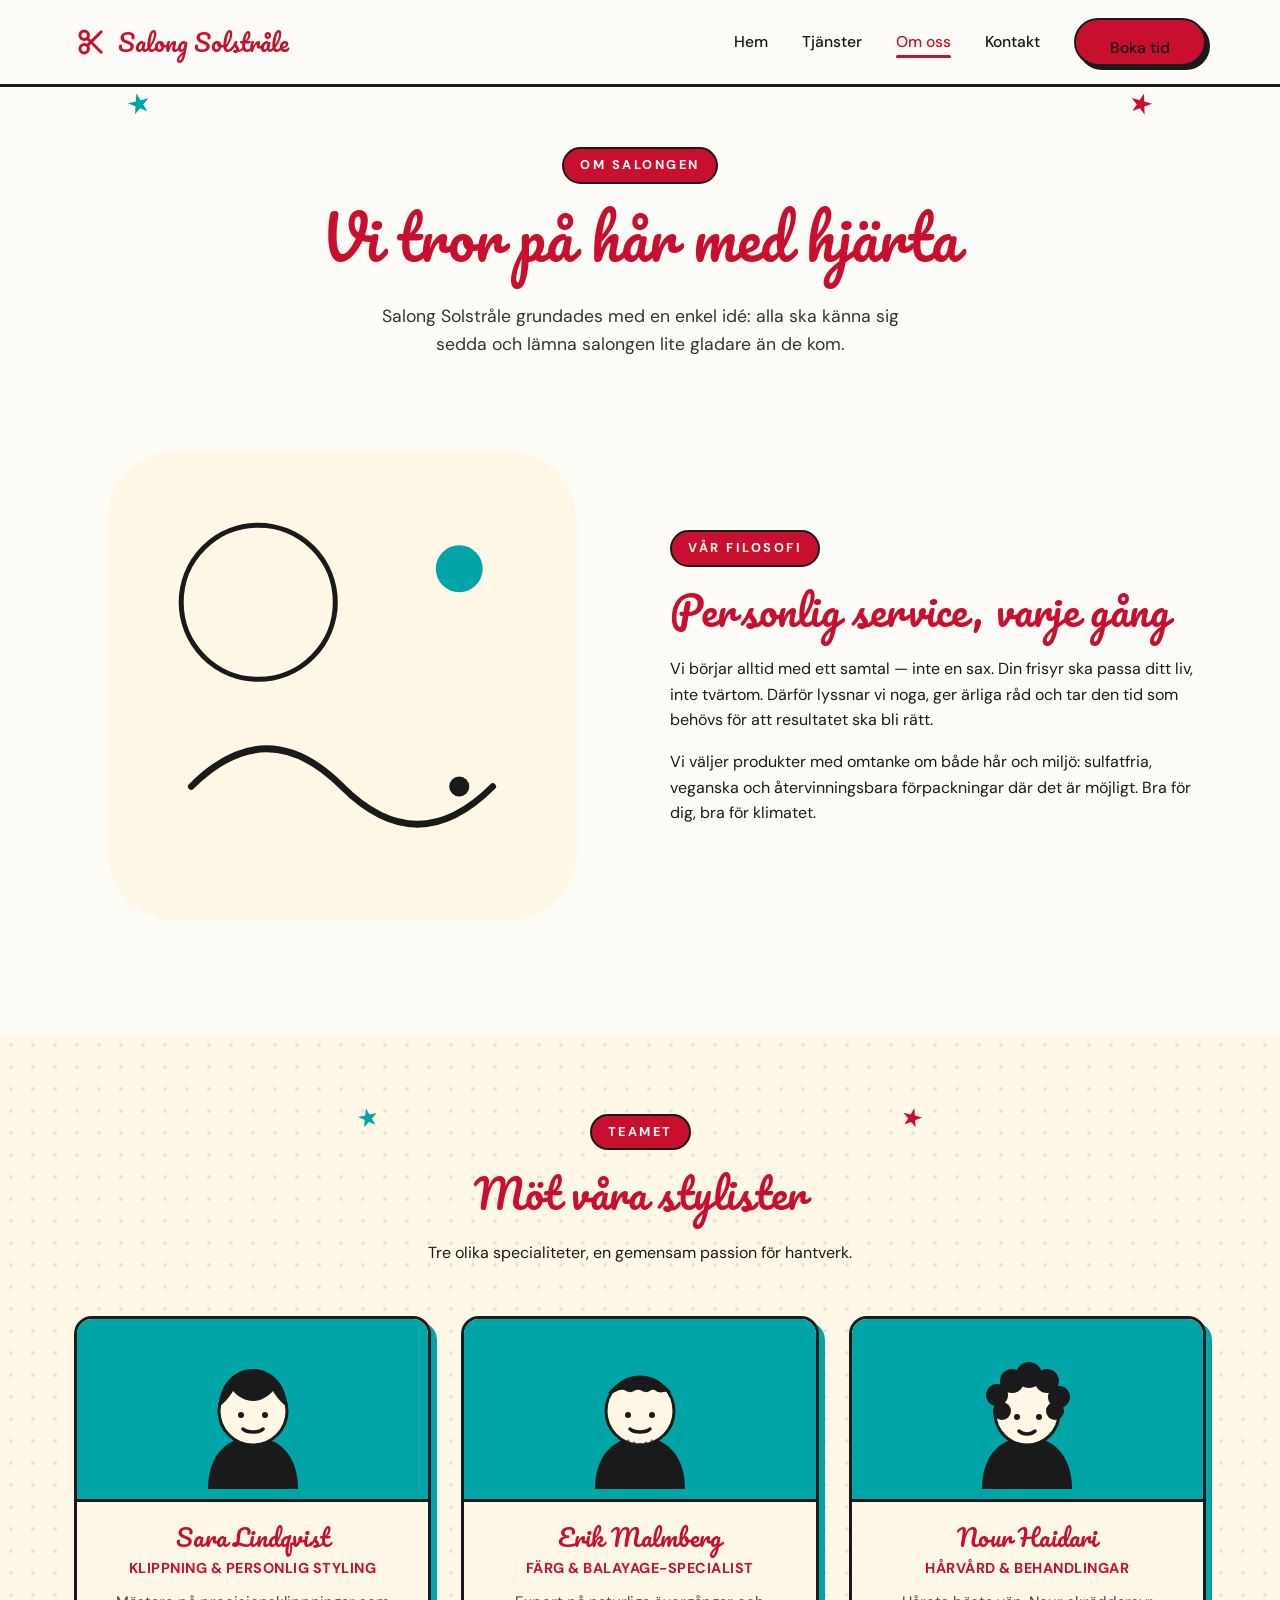
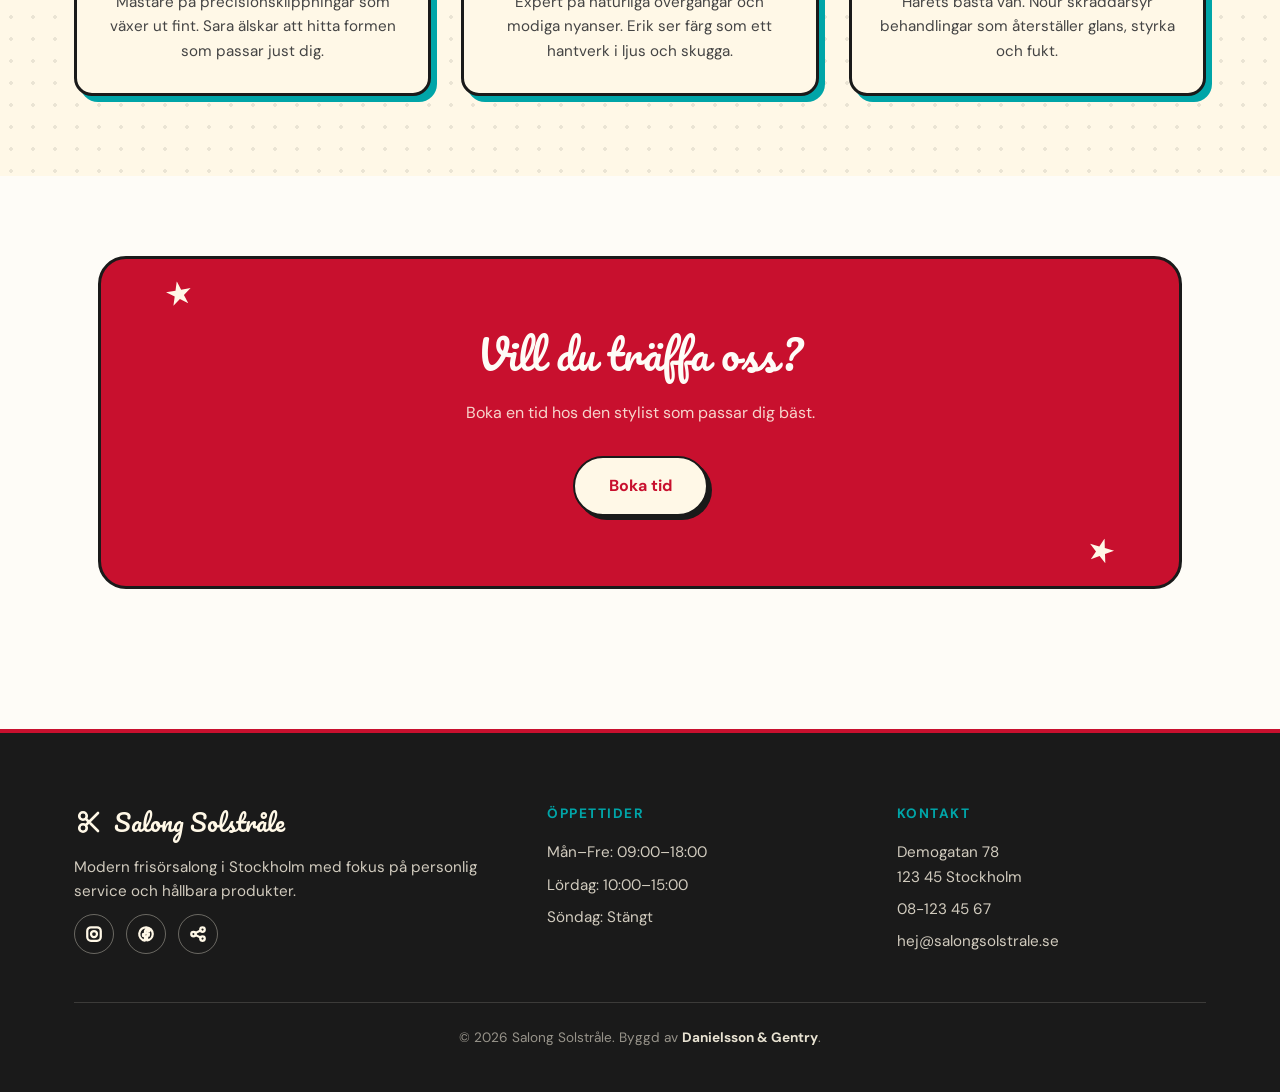
<file: om.html>
<!DOCTYPE html>
<html lang="sv">
<head>
<meta charset="UTF-8">
<meta name="viewport" content="width=device-width, initial-scale=1.0">
<title>Om oss — Salong Solstråle</title>
<link rel="stylesheet" href="styles.css">
</head>
<body>

<header class="navbar">
  <div class="navbar-inner">
    <a href="index.html" class="logo">
      <svg viewBox="0 0 40 40" fill="none" stroke="currentColor" stroke-width="3.5" stroke-linecap="round" stroke-linejoin="round">
        <circle cx="12" cy="12" r="5"/><circle cx="12" cy="28" r="5"/>
        <line x1="32" y1="8" x2="16" y2="24"/><line x1="16" y1="16" x2="20" y2="20"/><line x1="22" y1="22" x2="32" y2="32"/>
      </svg>
      Salong Solstråle
    </a>
    <nav>
      <ul class="nav-links">
        <li><a href="index.html">Hem</a></li>
        <li><a href="tjanster.html">Tjänster</a></li>
        <li><a href="om.html" class="active">Om oss</a></li>
        <li><a href="kontakt.html">Kontakt</a></li>
        <li><a href="boka.html" class="btn btn-primary">Boka tid</a></li>
      </ul>
    </nav>
    <button class="nav-toggle" aria-label="Öppna meny"><span></span><span></span><span></span></button>
  </div>
</header>

<section class="page-hero">
  <div class="container fade-in">
    <span class="eyebrow">Om salongen</span>
    <h1>Vi tror på hår med hjärta</h1>
    <p>Salong Solstråle grundades med en enkel idé: alla ska känna sig sedda och lämna salongen lite gladare än de kom.</p>
  </div>
</section>

<section style="padding-top:10px;">
  <div class="container philosophy">
    <div class="fade-in">
      <svg viewBox="0 0 320 320" fill="none">
        <rect x="20" y="20" width="280" height="280" rx="40" fill="#FFF8E7"/>
        <circle class="float-slow" cx="110" cy="110" r="46" fill="none" stroke="#1A1A1A" stroke-width="3"/>
        <circle class="pulse-soft" cx="230" cy="90" r="14" fill="#00A5A8"/>
        <path class="float-slow-rev" d="M70 220c30-30 60-30 90 0s60 30 90 0" stroke="#1A1A1A" stroke-width="4" stroke-linecap="round"/>
        <circle cx="230" cy="220" r="6" fill="#1A1A1A"/>
      </svg>
    </div>
    <div class="fade-in">
      <span class="eyebrow">Vår filosofi</span>
      <h2>Personlig service, varje gång</h2>
      <p>Vi börjar alltid med ett samtal — inte en sax. Din frisyr ska passa ditt liv, inte tvärtom. Därför lyssnar vi noga, ger ärliga råd och tar den tid som behövs för att resultatet ska bli rätt.</p>
      <p>Vi väljer produkter med omtanke om både hår och miljö: sulfatfria, veganska och återvinningsbara förpackningar där det är möjligt. Bra för dig, bra för klimatet.</p>
    </div>
  </div>
</section>

<section class="section-alt">
  <div class="container">
    <div class="section-head fade-in">
      <span class="eyebrow">Teamet</span>
      <h2>Möt våra stylister</h2>
      <p>Tre olika specialiteter, en gemensam passion för hantverk.</p>
    </div>
    <div class="team-grid">

      <div class="team-card fade-in">
        <div class="team-avatar">
          <svg viewBox="0 0 140 140" fill="none">
            <path d="M25 140c0-35 20-52 45-52s45 17 45 52z" fill="#1A1A1A"/>
            <circle cx="70" cy="62" r="34" fill="#FFF8E7" stroke="#1A1A1A" stroke-width="3"/>
            <path d="M36 58c0-22 15-38 34-38s34 16 34 38c-10-8-14-16-14-16s-8 10-20 10-20-10-20-10-4 8-14 16z" fill="#1A1A1A"/>
            <circle cx="58" cy="66" r="3" fill="#1A1A1A"/>
            <circle cx="82" cy="66" r="3" fill="#1A1A1A"/>
            <path d="M60 80c4 4 16 4 20 0" stroke="#1A1A1A" stroke-width="3.5" stroke-linecap="round" fill="none"/>
          </svg>
        </div>
        <h3>Sara Lindqvist</h3>
        <p class="team-role">Klippning &amp; personlig styling</p>
        <p class="bio">Mästare på precisionsklippningar som växer ut fint. Sara älskar att hitta formen som passar just dig.</p>
      </div>

      <div class="team-card fade-in">
        <div class="team-avatar">
          <svg viewBox="0 0 140 140" fill="none">
            <path d="M25 140c0-35 20-52 45-52s45 17 45 52z" fill="#1A1A1A"/>
            <circle cx="70" cy="62" r="34" fill="#FFF8E7" stroke="#1A1A1A" stroke-width="3"/>
            <path d="M38 44c8-10 20-16 32-16s24 6 32 16c-8-4-10 2-16-2s-6 4-14 0-8 4-16 0-10 4-18 2z" fill="#1A1A1A"/>
            <circle cx="58" cy="66" r="3" fill="#1A1A1A"/>
            <circle cx="82" cy="66" r="3" fill="#1A1A1A"/>
            <path d="M60 80c4 4 16 4 20 0" stroke="#1A1A1A" stroke-width="3.5" stroke-linecap="round" fill="none"/>
            <g fill="#1A1A1A" opacity="0.6">
              <circle cx="58" cy="92" r="1.6"/><circle cx="64" cy="94" r="1.6"/><circle cx="70" cy="95" r="1.6"/><circle cx="76" cy="94" r="1.6"/><circle cx="82" cy="92" r="1.6"/>
            </g>
          </svg>
        </div>
        <h3>Erik Malmberg</h3>
        <p class="team-role">Färg &amp; balayage-specialist</p>
        <p class="bio">Expert på naturliga övergångar och modiga nyanser. Erik ser färg som ett hantverk i ljus och skugga.</p>
      </div>

      <div class="team-card fade-in">
        <div class="team-avatar">
          <svg viewBox="0 0 140 140" fill="none">
            <path d="M25 140c0-35 20-52 45-52s45 17 45 52z" fill="#1A1A1A"/>
            <circle cx="70" cy="64" r="32" fill="#FFF8E7" stroke="#1A1A1A" stroke-width="3"/>
            <g fill="#1A1A1A">
              <circle cx="40" cy="46" r="11"/><circle cx="55" cy="32" r="12"/><circle cx="72" cy="26" r="13"/>
              <circle cx="90" cy="32" r="12"/><circle cx="102" cy="48" r="11"/><circle cx="45" cy="62" r="9"/><circle cx="98" cy="62" r="9"/>
            </g>
            <circle cx="60" cy="68" r="3" fill="#1A1A1A"/>
            <circle cx="82" cy="68" r="3" fill="#1A1A1A"/>
            <path d="M62 82c4 4 12 4 16 0" stroke="#1A1A1A" stroke-width="3.5" stroke-linecap="round" fill="none"/>
          </svg>
        </div>
        <h3>Nour Haidari</h3>
        <p class="team-role">Hårvård &amp; behandlingar</p>
        <p class="bio">Hårets bästa vän. Nour skräddarsyr behandlingar som återställer glans, styrka och fukt.</p>
      </div>

    </div>
  </div>
</section>

<section>
  <div class="container">
    <div class="cta-band fade-in">
      <h2>Vill du träffa oss?</h2>
      <p>Boka en tid hos den stylist som passar dig bäst.</p>
      <a href="boka.html" class="btn btn-primary">Boka tid</a>
    </div>
  </div>
</section>

<footer>
  <div class="container">
    <div class="footer-grid">
      <div class="footer-col">
        <div class="footer-logo">
          <svg viewBox="0 0 40 40" fill="none" stroke="currentColor" stroke-width="3.5" stroke-linecap="round" stroke-linejoin="round">
            <circle cx="12" cy="12" r="5"/><circle cx="12" cy="28" r="5"/>
            <line x1="32" y1="8" x2="16" y2="24"/><line x1="16" y1="16" x2="20" y2="20"/><line x1="22" y1="22" x2="32" y2="32"/>
          </svg>
          Salong Solstråle
        </div>
        <p>Modern frisörsalong i Stockholm med fokus på personlig service och hållbara produkter.</p>
        <div class="social-row">
          <a href="#" aria-label="Instagram"><svg viewBox="0 0 24 24" fill="none" stroke-width="3" stroke-linecap="round" stroke-linejoin="round"><rect x="3" y="3" width="18" height="18" rx="5"/><circle cx="12" cy="12" r="4"/></svg></a>
          <a href="#" aria-label="Facebook"><svg viewBox="0 0 24 24" fill="none" stroke-width="3" stroke-linecap="round" stroke-linejoin="round"><path d="M21 12a9 9 0 10-10.5 8.9v-6.3H8v-2.6h2.5V9.8c0-2.5 1.5-3.9 3.7-3.9 1 0 2.1.2 2.1.2v2.4h-1.2c-1.2 0-1.6.8-1.6 1.5v1.7H16l-.4 2.6h-2.1v6.3A9 9 0 0021 12z"/></svg></a>
          <a href="#" aria-label="Dela"><svg viewBox="0 0 24 24" fill="none" stroke-width="3" stroke-linecap="round" stroke-linejoin="round"><circle cx="6" cy="12" r="3"/><circle cx="18" cy="6" r="3"/><circle cx="18" cy="18" r="3"/><line x1="8.6" y1="10.6" x2="15.4" y2="7.4"/><line x1="8.6" y1="13.4" x2="15.4" y2="16.6"/></svg></a>
        </div>
      </div>
      <div class="footer-col">
        <h4>Öppettider</h4>
        <p>Mån–Fre: 09:00–18:00</p>
        <p>Lördag: 10:00–15:00</p>
        <p>Söndag: Stängt</p>
      </div>
      <div class="footer-col">
        <h4>Kontakt</h4>
        <p>Demogatan 78<br>123 45 Stockholm</p>
        <p>08-123 45 67</p>
        <p>hej@salongsolstrale.se</p>
      </div>
    </div>
    <div class="footer-bottom">
      <p>© 2026 Salong Solstråle. Byggd av <a href="https://danielssongentry.se" target="_blank" rel="noopener">Danielsson &amp; Gentry</a>.</p>
    </div>
  </div>
</footer>

<script src="script.js"></script>
</body>
</html>
</file>
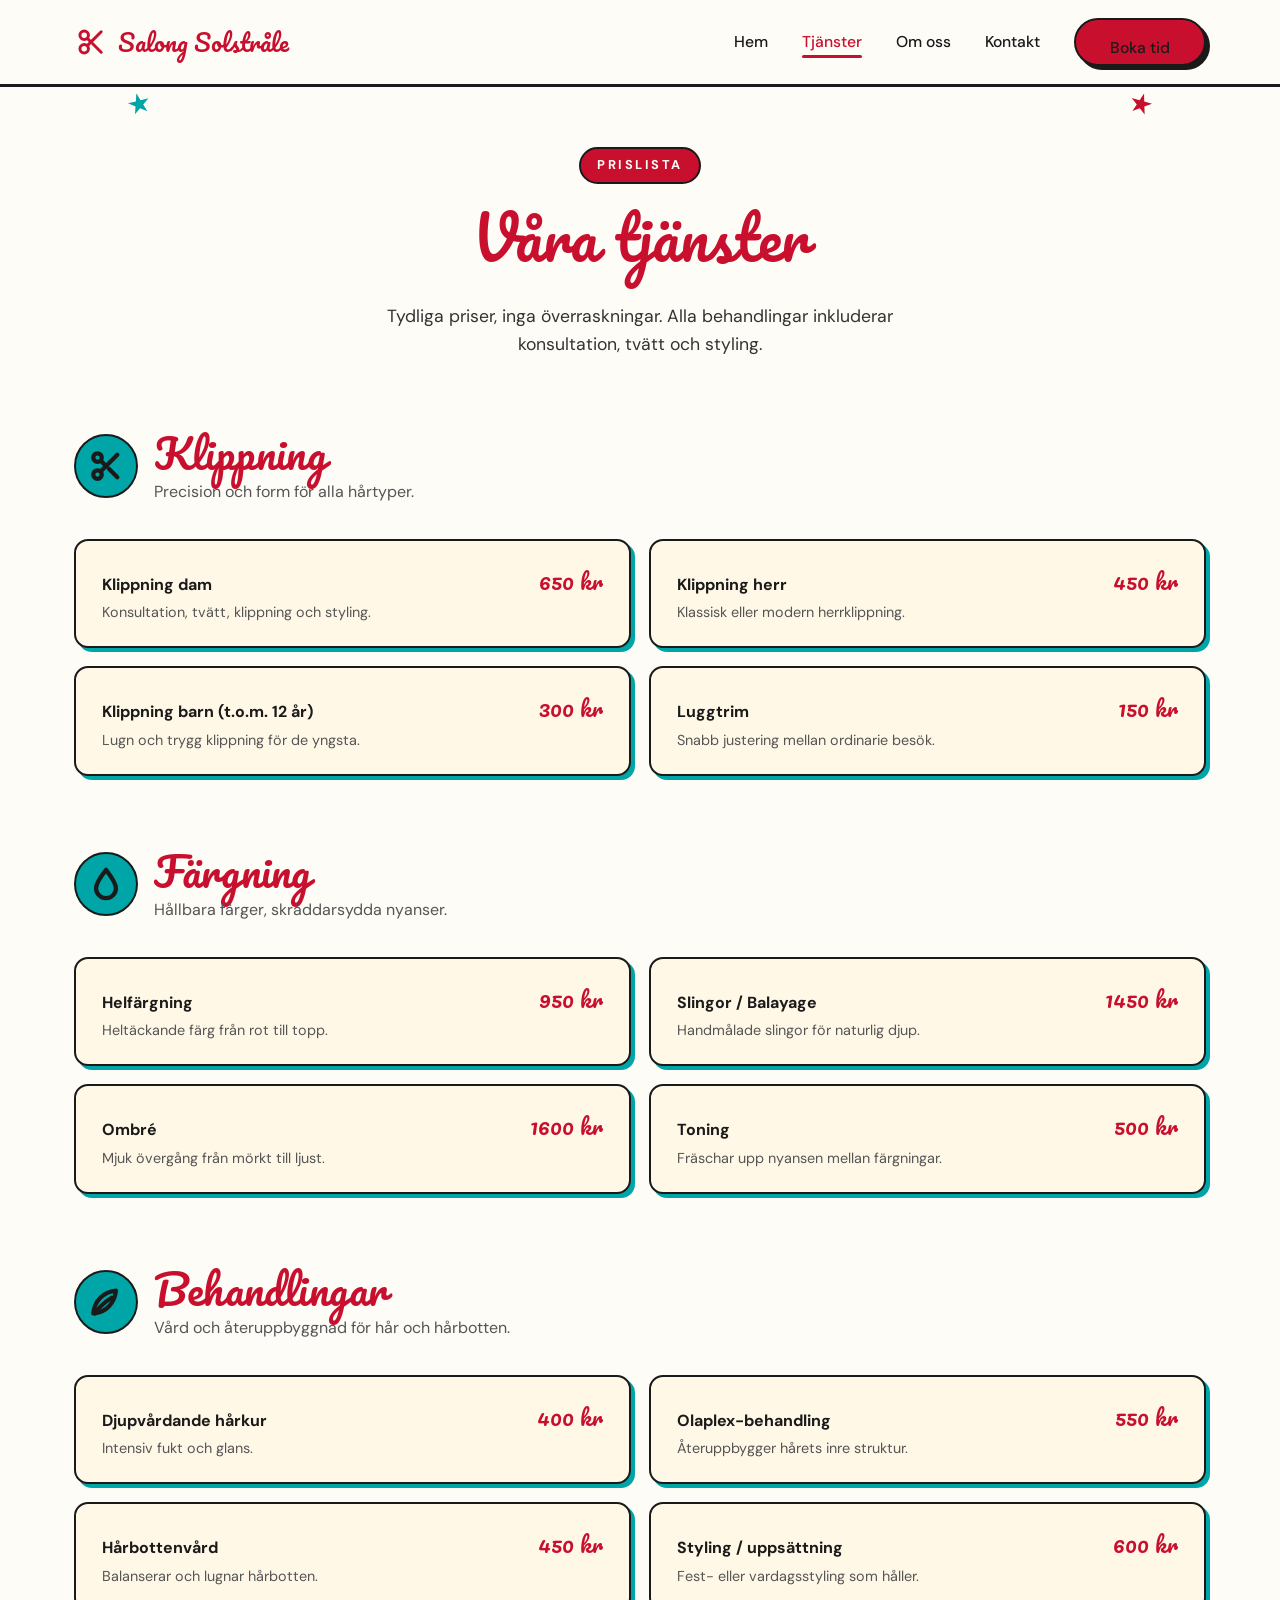
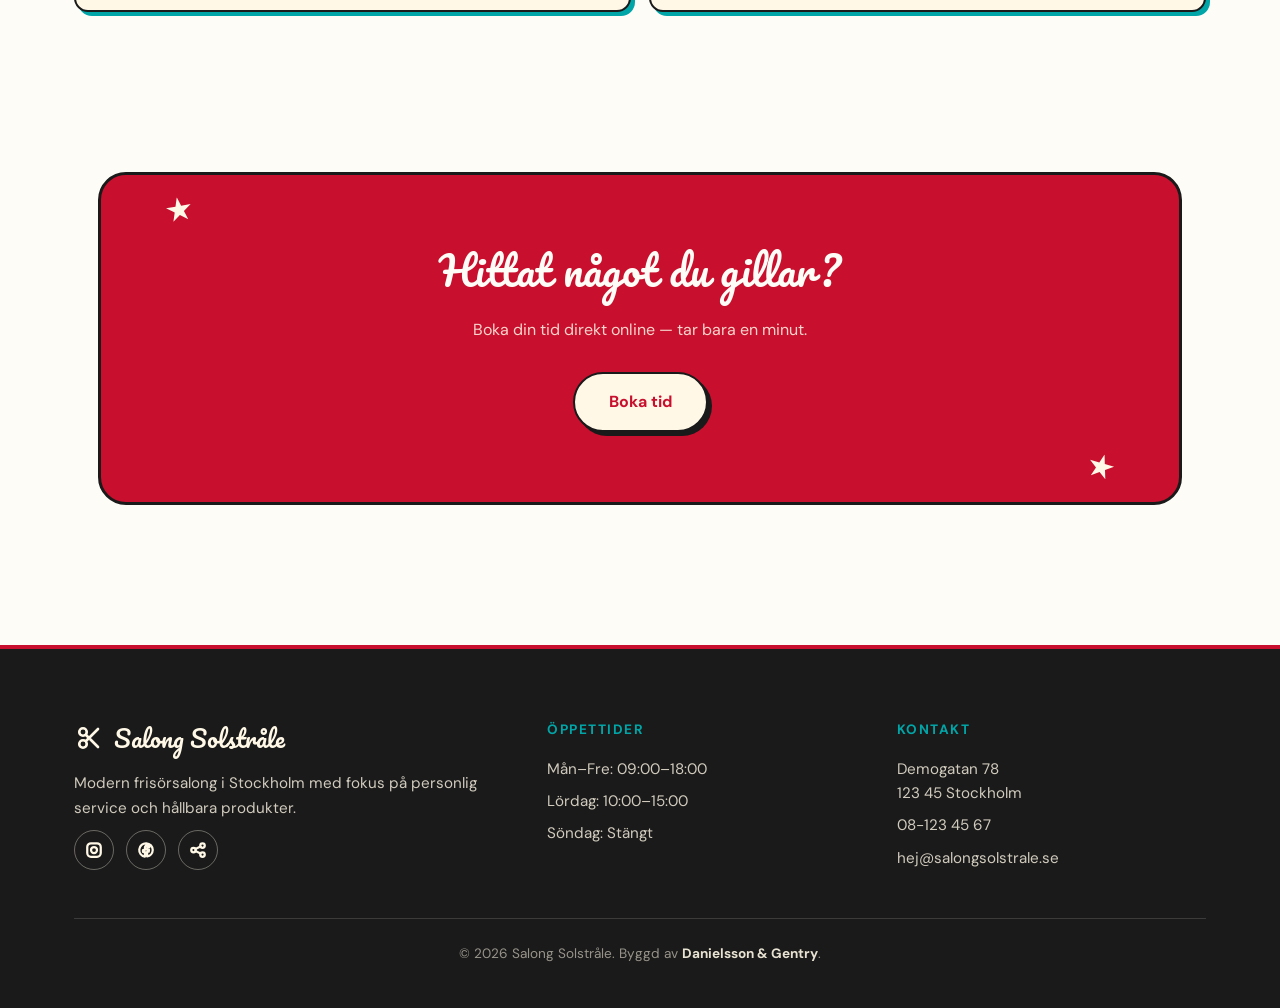
<file: tjanster.html>
<!DOCTYPE html>
<html lang="sv">
<head>
<meta charset="UTF-8">
<meta name="viewport" content="width=device-width, initial-scale=1.0">
<title>Tjänster — Salong Solstråle</title>
<link rel="stylesheet" href="styles.css">
</head>
<body>

<header class="navbar">
  <div class="navbar-inner">
    <a href="index.html" class="logo">
      <svg viewBox="0 0 40 40" fill="none" stroke="currentColor" stroke-width="3.5" stroke-linecap="round" stroke-linejoin="round">
        <circle cx="12" cy="12" r="5"/><circle cx="12" cy="28" r="5"/>
        <line x1="32" y1="8" x2="16" y2="24"/><line x1="16" y1="16" x2="20" y2="20"/><line x1="22" y1="22" x2="32" y2="32"/>
      </svg>
      Salong Solstråle
    </a>
    <nav>
      <ul class="nav-links">
        <li><a href="index.html">Hem</a></li>
        <li><a href="tjanster.html" class="active">Tjänster</a></li>
        <li><a href="om.html">Om oss</a></li>
        <li><a href="kontakt.html">Kontakt</a></li>
        <li><a href="boka.html" class="btn btn-primary">Boka tid</a></li>
      </ul>
    </nav>
    <button class="nav-toggle" aria-label="Öppna meny"><span></span><span></span><span></span></button>
  </div>
</header>

<section class="page-hero">
  <div class="container fade-in">
    <span class="eyebrow">Prislista</span>
    <h1>Våra tjänster</h1>
    <p>Tydliga priser, inga överraskningar. Alla behandlingar inkluderar konsultation, tvätt och styling.</p>
  </div>
</section>

<section style="padding-top: 20px;">
  <div class="container">

    <div class="service-category fade-in">
      <div class="category-head">
        <div class="card-icon">
          <svg viewBox="0 0 24 24" fill="none" stroke="#1A1A1A" stroke-width="3" stroke-linecap="round" stroke-linejoin="round">
            <circle cx="6" cy="6" r="3"/><circle cx="6" cy="18" r="3"/>
            <line x1="20" y1="4" x2="8.5" y2="15.5"/><line x1="8.5" y1="8.5" x2="12" y2="12"/><line x1="14" y1="14" x2="20" y2="20"/>
          </svg>
        </div>
        <div>
          <h2 style="margin-bottom:0;">Klippning</h2>
          <p style="margin:0; color:#555;">Precision och form för alla hårtyper.</p>
        </div>
      </div>
      <div class="service-list">
        <div class="service-row">
          <div><p class="name">Klippning dam</p><p class="desc">Konsultation, tvätt, klippning och styling.</p></div>
          <span class="price">650 kr</span>
        </div>
        <div class="service-row">
          <div><p class="name">Klippning herr</p><p class="desc">Klassisk eller modern herrklippning.</p></div>
          <span class="price">450 kr</span>
        </div>
        <div class="service-row">
          <div><p class="name">Klippning barn (t.o.m. 12 år)</p><p class="desc">Lugn och trygg klippning för de yngsta.</p></div>
          <span class="price">300 kr</span>
        </div>
        <div class="service-row">
          <div><p class="name">Luggtrim</p><p class="desc">Snabb justering mellan ordinarie besök.</p></div>
          <span class="price">150 kr</span>
        </div>
      </div>
    </div>

    <div class="service-category fade-in">
      <div class="category-head">
        <div class="card-icon">
          <svg viewBox="0 0 24 24" fill="none" stroke="#1A1A1A" stroke-width="3" stroke-linecap="round" stroke-linejoin="round">
            <path d="M12 2C12 2 5 11 5 15a7 7 0 0014 0c0-4-7-13-7-13z"/>
          </svg>
        </div>
        <div>
          <h2 style="margin-bottom:0;">Färgning</h2>
          <p style="margin:0; color:#555;">Hållbara färger, skräddarsydda nyanser.</p>
        </div>
      </div>
      <div class="service-list">
        <div class="service-row">
          <div><p class="name">Helfärgning</p><p class="desc">Heltäckande färg från rot till topp.</p></div>
          <span class="price">950 kr</span>
        </div>
        <div class="service-row">
          <div><p class="name">Slingor / Balayage</p><p class="desc">Handmålade slingor för naturlig djup.</p></div>
          <span class="price">1450 kr</span>
        </div>
        <div class="service-row">
          <div><p class="name">Ombré</p><p class="desc">Mjuk övergång från mörkt till ljust.</p></div>
          <span class="price">1600 kr</span>
        </div>
        <div class="service-row">
          <div><p class="name">Toning</p><p class="desc">Fräschar upp nyansen mellan färgningar.</p></div>
          <span class="price">500 kr</span>
        </div>
      </div>
    </div>

    <div class="service-category fade-in">
      <div class="category-head">
        <div class="card-icon">
          <svg viewBox="0 0 24 24" fill="none" stroke="#1A1A1A" stroke-width="3" stroke-linecap="round" stroke-linejoin="round">
            <path d="M4 20c8-1 14-7 15-16-9 1-15 7-16 16z"/><path d="M4 20c3-4 7-8 12-11"/>
          </svg>
        </div>
        <div>
          <h2 style="margin-bottom:0;">Behandlingar</h2>
          <p style="margin:0; color:#555;">Vård och återuppbyggnad för hår och hårbotten.</p>
        </div>
      </div>
      <div class="service-list">
        <div class="service-row">
          <div><p class="name">Djupvårdande hårkur</p><p class="desc">Intensiv fukt och glans.</p></div>
          <span class="price">400 kr</span>
        </div>
        <div class="service-row">
          <div><p class="name">Olaplex-behandling</p><p class="desc">Återuppbygger hårets inre struktur.</p></div>
          <span class="price">550 kr</span>
        </div>
        <div class="service-row">
          <div><p class="name">Hårbottenvård</p><p class="desc">Balanserar och lugnar hårbotten.</p></div>
          <span class="price">450 kr</span>
        </div>
        <div class="service-row">
          <div><p class="name">Styling / uppsättning</p><p class="desc">Fest- eller vardagsstyling som håller.</p></div>
          <span class="price">600 kr</span>
        </div>
      </div>
    </div>

  </div>
</section>

<section>
  <div class="container">
    <div class="cta-band fade-in">
      <h2>Hittat något du gillar?</h2>
      <p>Boka din tid direkt online — tar bara en minut.</p>
      <a href="boka.html" class="btn btn-primary">Boka tid</a>
    </div>
  </div>
</section>

<footer>
  <div class="container">
    <div class="footer-grid">
      <div class="footer-col">
        <div class="footer-logo">
          <svg viewBox="0 0 40 40" fill="none" stroke="currentColor" stroke-width="3.5" stroke-linecap="round" stroke-linejoin="round">
            <circle cx="12" cy="12" r="5"/><circle cx="12" cy="28" r="5"/>
            <line x1="32" y1="8" x2="16" y2="24"/><line x1="16" y1="16" x2="20" y2="20"/><line x1="22" y1="22" x2="32" y2="32"/>
          </svg>
          Salong Solstråle
        </div>
        <p>Modern frisörsalong i Stockholm med fokus på personlig service och hållbara produkter.</p>
        <div class="social-row">
          <a href="#" aria-label="Instagram"><svg viewBox="0 0 24 24" fill="none" stroke-width="3" stroke-linecap="round" stroke-linejoin="round"><rect x="3" y="3" width="18" height="18" rx="5"/><circle cx="12" cy="12" r="4"/></svg></a>
          <a href="#" aria-label="Facebook"><svg viewBox="0 0 24 24" fill="none" stroke-width="3" stroke-linecap="round" stroke-linejoin="round"><path d="M21 12a9 9 0 10-10.5 8.9v-6.3H8v-2.6h2.5V9.8c0-2.5 1.5-3.9 3.7-3.9 1 0 2.1.2 2.1.2v2.4h-1.2c-1.2 0-1.6.8-1.6 1.5v1.7H16l-.4 2.6h-2.1v6.3A9 9 0 0021 12z"/></svg></a>
          <a href="#" aria-label="Dela"><svg viewBox="0 0 24 24" fill="none" stroke-width="3" stroke-linecap="round" stroke-linejoin="round"><circle cx="6" cy="12" r="3"/><circle cx="18" cy="6" r="3"/><circle cx="18" cy="18" r="3"/><line x1="8.6" y1="10.6" x2="15.4" y2="7.4"/><line x1="8.6" y1="13.4" x2="15.4" y2="16.6"/></svg></a>
        </div>
      </div>
      <div class="footer-col">
        <h4>Öppettider</h4>
        <p>Mån–Fre: 09:00–18:00</p>
        <p>Lördag: 10:00–15:00</p>
        <p>Söndag: Stängt</p>
      </div>
      <div class="footer-col">
        <h4>Kontakt</h4>
        <p>Demogatan 78<br>123 45 Stockholm</p>
        <p>08-123 45 67</p>
        <p>hej@salongsolstrale.se</p>
      </div>
    </div>
    <div class="footer-bottom">
      <p>© 2026 Salong Solstråle. Byggd av <a href="https://danielssongentry.se" target="_blank" rel="noopener">Danielsson &amp; Gentry</a>.</p>
    </div>
  </div>
</footer>

<script src="script.js"></script>
</body>
</html>
</file>
<file: styles.css>
/* Salong Solstråle — delad stylesheet (1950-tals retro/pinup) */

@import url('https://fonts.googleapis.com/css2?family=Pacifico&family=DM+Sans:wght@400;500;700&display=swap');

:root {
  --plum: #C8102E;      /* primär: pinup-röd */
  --mint: #00A5A8;      /* accent: 50-tals turkos */
  --white: #FEFCF7;     /* varm vit */
  --surface: #FFF8E7;   /* kräm */
  --text: #1A1A1A;
  --radius-pill: 50px;
  --max-width: 1180px;
  --star: polygon(50% 0%, 61% 35%, 98% 35%, 68% 57%, 79% 91%, 50% 70%, 21% 91%, 32% 57%, 2% 35%, 39% 35%);
}

* { box-sizing: border-box; }
html { scroll-behavior: smooth; }

body {
  margin: 0;
  font-family: 'DM Sans', sans-serif;
  color: var(--text);
  background: var(--white);
  line-height: 1.6;
  -webkit-font-smoothing: antialiased;
}

h1, h2, h3, h4 {
  font-family: 'Pacifico', cursive;
  font-weight: 400;
  margin: 0 0 0.5em;
  color: var(--plum);
  letter-spacing: 0.2px;
}

h1 { font-size: clamp(2.4rem, 4.6vw, 3.8rem); line-height: 1.2; }
h2 { font-size: clamp(1.9rem, 3.2vw, 2.6rem); line-height: 1.25; }
h3 { font-size: clamp(1.25rem, 2vw, 1.5rem); line-height: 1.3; }

p { margin: 0 0 1em; }

a { color: var(--plum); text-decoration: none; }
a:hover { color: var(--mint); }

img, svg { max-width: 100%; display: block; }

.container {
  width: 100%;
  max-width: var(--max-width);
  margin: 0 auto;
  padding: 0 24px;
}

.eyebrow {
  display: inline-block;
  font-size: 0.8rem;
  letter-spacing: 2.5px;
  text-transform: uppercase;
  color: var(--white);
  background: var(--plum);
  padding: 6px 16px;
  border-radius: var(--radius-pill);
  margin-bottom: 18px;
  font-weight: 700;
  border: 2px solid var(--text);
}

/* ===== Buttons ===== */
.btn {
  display: inline-flex;
  align-items: center;
  gap: 8px;
  padding: 15px 34px;
  border-radius: var(--radius-pill);
  font-family: 'DM Sans', sans-serif;
  font-weight: 700;
  font-size: 1rem;
  border: 2px solid var(--text);
  box-shadow: 4px 4px 0 var(--text);
  cursor: pointer;
  transition: transform 0.2s ease, background 0.2s ease, color 0.2s ease, box-shadow 0.2s ease;
  text-align: center;
}
.btn:hover {
  transform: translate(3px, 3px);
  box-shadow: 1px 1px 0 var(--text);
}
.btn-primary {
  background: var(--plum);
  color: var(--surface);
}
.btn-primary:hover {
  background: var(--mint);
  color: var(--text);
}
.btn-outline {
  background: var(--white);
  color: var(--plum);
}
.btn-outline:hover {
  background: var(--plum);
  color: var(--surface);
}

/* ===== Navbar ===== */
.navbar {
  position: sticky;
  top: 0;
  z-index: 100;
  background: rgba(254, 252, 247, 0.92);
  backdrop-filter: blur(10px);
  border-bottom: 3px solid var(--text);
  transition: box-shadow 0.3s ease, padding 0.3s ease;
}
.navbar.scrolled {
  box-shadow: 0 6px 0 rgba(200, 16, 46, 0.12);
}
.navbar-inner {
  display: flex;
  align-items: center;
  justify-content: space-between;
  padding: 18px 24px;
  max-width: var(--max-width);
  margin: 0 auto;
}
.logo {
  font-family: 'Pacifico', cursive;
  font-size: 1.5rem;
  font-weight: 400;
  color: var(--plum);
  display: flex;
  align-items: center;
  gap: 10px;
}
.logo svg { width: 34px; height: 34px; }

.nav-links {
  display: flex;
  align-items: center;
  gap: 34px;
  list-style: none;
  margin: 0;
  padding: 0;
}
.nav-links a {
  color: var(--text);
  font-weight: 500;
  font-size: 0.98rem;
  position: relative;
  padding-bottom: 4px;
}
.nav-links a.active,
.nav-links a:hover {
  color: var(--plum);
}
.nav-links a.active::after {
  content: "";
  position: absolute;
  left: 0; right: 0; bottom: -2px;
  height: 3px;
  background: var(--plum);
  border-radius: 2px;
}

.nav-toggle {
  display: none;
  flex-direction: column;
  gap: 5px;
  background: none;
  border: none;
  cursor: pointer;
  padding: 6px;
}
.nav-toggle span {
  width: 26px;
  height: 2px;
  background: var(--plum);
  border-radius: 2px;
  transition: transform 0.3s ease, opacity 0.3s ease;
}
.nav-toggle.open span:nth-child(1) { transform: translateY(7px) rotate(45deg); }
.nav-toggle.open span:nth-child(2) { opacity: 0; }
.nav-toggle.open span:nth-child(3) { transform: translateY(-7px) rotate(-45deg); }

/* ===== Hero ===== */
.hero {
  padding: 70px 0 40px;
  overflow: hidden;
}
.hero-inner {
  display: grid;
  grid-template-columns: 1.1fr 1fr;
  align-items: center;
  gap: 40px;
}
.hero-text p {
  font-size: 1.15rem;
  max-width: 480px;
  color: #333;
}
.hero-cta {
  display: flex;
  gap: 16px;
  margin-top: 30px;
  flex-wrap: wrap;
}
.hero-graphic {
  position: relative;
}
.hero-graphic svg { width: 100%; height: auto; }

.float-slow, .float-slow-rev, .spin-slow, .pulse-soft, .swing-slow {
  transform-box: fill-box;
  transform-origin: center;
}
.float-slow { animation: float 7s ease-in-out infinite; }
.float-slow-rev { animation: float 8s ease-in-out infinite reverse; }
.spin-slow { animation: spin 24s linear infinite; }
.pulse-soft { animation: pulse 4s ease-in-out infinite; }
.swing-slow { animation: swing 5s ease-in-out infinite; }

@keyframes float {
  0%, 100% { transform: translateY(0); }
  50% { transform: translateY(-14px); }
}
@keyframes spin {
  from { transform: rotate(0deg); }
  to { transform: rotate(360deg); }
}
@keyframes pulse {
  0%, 100% { opacity: 0.5; transform: scale(1); }
  50% { opacity: 0.9; transform: scale(1.06); }
}
@keyframes swing {
  0%, 100% { transform: rotate(-6deg); }
  50% { transform: rotate(6deg); }
}

/* ===== Sections generic ===== */
section { padding: 80px 0; }
.section-alt {
  background-color: var(--surface);
  background-image: radial-gradient(rgba(26,26,26,0.09) 1.6px, transparent 1.8px);
  background-size: 22px 22px;
}
.section-head {
  text-align: center;
  max-width: 640px;
  margin: 0 auto 50px;
  position: relative;
}
.section-head::before, .section-head::after {
  content: "";
  position: absolute;
  top: -6px;
  width: 20px;
  height: 20px;
  clip-path: var(--star);
}
.section-head::before { left: 6%; background: var(--mint); transform: rotate(-12deg); }
.section-head::after { right: 6%; background: var(--plum); transform: rotate(14deg); }

/* ===== Highlights / service cards ===== */
.grid-3 {
  display: grid;
  grid-template-columns: repeat(3, 1fr);
  gap: 28px;
}
.card {
  background: var(--surface);
  border: 3px solid var(--text);
  border-radius: 18px;
  box-shadow: 6px 6px 0 var(--plum);
  padding: 36px 30px;
  transition: transform 0.25s ease, box-shadow 0.25s ease;
}
.card:hover {
  transform: translate(-3px, -3px);
  box-shadow: 9px 9px 0 var(--plum);
}
.card-icon {
  width: 64px;
  height: 64px;
  border-radius: 50%;
  background: var(--mint);
  border: 2px solid var(--text);
  display: flex;
  align-items: center;
  justify-content: center;
  margin-bottom: 20px;
}
.card-icon svg { width: 34px; height: 34px; }
.card h3 { margin-bottom: 10px; }
.card p { color: #444; margin-bottom: 0; }

/* ===== Intro strip ===== */
.intro {
  display: grid;
  grid-template-columns: 0.9fr 1.1fr;
  gap: 50px;
  align-items: center;
}
.intro-graphic svg { width: 100%; }

/* ===== Services page ===== */
.service-category { margin-bottom: 70px; }
.service-category:last-child { margin-bottom: 0; }
.category-head {
  display: flex;
  align-items: center;
  gap: 16px;
  margin-bottom: 34px;
}
.category-head .card-icon { margin-bottom: 0; flex-shrink: 0; }
.service-list {
  display: grid;
  grid-template-columns: repeat(2, 1fr);
  gap: 18px;
}
.service-row {
  display: flex;
  justify-content: space-between;
  align-items: baseline;
  gap: 20px;
  background: var(--surface);
  border: 2px solid var(--text);
  box-shadow: 4px 4px 0 var(--mint);
  padding: 22px 26px;
  border-radius: 14px;
  transition: transform 0.2s ease, box-shadow 0.2s ease;
}
.service-row:hover {
  transform: translate(-2px, -2px);
  box-shadow: 6px 6px 0 var(--mint);
}
.service-row .name { font-weight: 700; margin-bottom: 4px; }
.service-row .desc { font-size: 0.9rem; color: #555; margin: 0; }
.service-row .price {
  font-family: 'Pacifico', cursive;
  font-size: 1.4rem;
  font-weight: 400;
  color: var(--plum);
  white-space: nowrap;
}

/* ===== About page ===== */
.philosophy {
  display: grid;
  grid-template-columns: 1fr 1fr;
  gap: 60px;
  align-items: center;
}
.team-grid {
  display: grid;
  grid-template-columns: repeat(3, 1fr);
  gap: 30px;
}
.team-card {
  background: var(--surface);
  border: 3px solid var(--text);
  border-radius: 18px;
  box-shadow: 6px 6px 0 var(--mint);
  overflow: hidden;
  text-align: center;
  padding-bottom: 30px;
  transition: transform 0.25s ease, box-shadow 0.25s ease;
}
.team-card:hover { transform: translate(-3px,-3px); box-shadow: 9px 9px 0 var(--mint); }
.team-avatar { background: var(--mint); padding: 30px 0 10px; border-bottom: 3px solid var(--text); }
.team-avatar svg { width: 140px; height: 140px; margin: 0 auto; }
.team-card h3 { margin: 20px 0 4px; }
.team-role { color: var(--plum); font-weight: 700; font-size: 0.9rem; letter-spacing: 0.5px; text-transform: uppercase; margin-bottom: 10px; }
.team-card p.bio { padding: 0 26px; color: #444; font-size: 0.95rem; margin: 0; }

/* ===== Booking form ===== */
.booking-wrap {
  display: grid;
  grid-template-columns: 1fr 1fr;
  gap: 60px;
  align-items: flex-start;
}
.booking-info { position: relative; }
.booking-info svg { width: 100%; margin-top: 20px; }
form.booking-form {
  background: var(--surface);
  border: 3px solid var(--text);
  box-shadow: 8px 8px 0 var(--plum);
  border-radius: 18px;
  padding: 40px;
  display: grid;
  gap: 20px;
}
.form-group { display: grid; gap: 8px; }
.form-group label { font-weight: 700; font-size: 0.92rem; }
.form-row { display: grid; grid-template-columns: 1fr 1fr; gap: 20px; }
.form-group input,
.form-group select,
.form-group textarea {
  font-family: 'DM Sans', sans-serif;
  font-size: 1rem;
  padding: 13px 16px;
  border-radius: 10px;
  border: 2px solid var(--text);
  background: var(--white);
  color: var(--text);
  outline: none;
  transition: border-color 0.25s ease;
}
.form-group input:focus,
.form-group select:focus,
.form-group textarea:focus {
  border-color: var(--mint);
}
.form-group input.error,
.form-group select.error,
.form-group textarea.error {
  border-color: var(--plum);
}
.error-msg {
  color: var(--plum);
  font-size: 0.82rem;
  min-height: 1em;
}
.form-success {
  display: none;
  background: var(--mint);
  color: var(--white);
  border: 2px solid var(--text);
  padding: 18px 22px;
  border-radius: 14px;
  font-weight: 700;
  text-align: center;
}
.form-success.show { display: block; }
form.booking-form button { justify-self: start; margin-top: 6px; }

.day-picker { display: flex; gap: 10px; flex-wrap: wrap; }
.day-chip {
  display: flex;
  flex-direction: column;
  align-items: center;
  gap: 2px;
  min-width: 56px;
  padding: 10px 8px;
  border-radius: 12px;
  border: 2px solid var(--text);
  background: var(--white);
  color: var(--text);
  font-family: 'DM Sans', sans-serif;
  font-weight: 700;
  cursor: pointer;
  box-shadow: 3px 3px 0 var(--text);
  transition: transform 0.15s ease, box-shadow 0.15s ease, background 0.15s ease, color 0.15s ease;
}
.day-chip:hover { transform: translate(2px, 2px); box-shadow: 1px 1px 0 var(--text); }
.day-chip.active { background: var(--plum); color: var(--surface); border-color: var(--text); }
.day-chip .day-name { font-size: 0.72rem; text-transform: uppercase; letter-spacing: 0.5px; opacity: 0.75; }
.day-chip .day-num { font-size: 1.1rem; }

.time-grid {
  display: grid;
  grid-template-columns: repeat(3, 1fr);
  gap: 10px;
  padding: 4px;
  border-radius: 12px;
  transition: box-shadow 0.2s ease;
}
.time-grid.error { box-shadow: 0 0 0 2px var(--plum); }
.time-slot {
  padding: 12px 8px;
  border-radius: 10px;
  border: 2px solid var(--text);
  background: var(--white);
  color: var(--text);
  font-family: 'DM Sans', sans-serif;
  font-weight: 700;
  font-size: 0.92rem;
  cursor: pointer;
  box-shadow: 3px 3px 0 var(--mint);
  transition: transform 0.15s ease, box-shadow 0.15s ease, background 0.15s ease, color 0.15s ease;
}
.time-slot:hover:not(:disabled) { transform: translate(2px, 2px); box-shadow: 1px 1px 0 var(--mint); }
.time-slot.active { background: var(--plum); color: var(--surface); box-shadow: 3px 3px 0 var(--text); }
.time-slot.booked {
  background: rgba(26,26,26,0.05);
  color: rgba(26,26,26,0.4);
  border-color: rgba(26,26,26,0.25);
  box-shadow: none;
  cursor: not-allowed;
  text-decoration: line-through;
}
.selected-summary { font-weight: 700; color: var(--text); margin: 10px 0 0; }
.selected-summary.has-selection { color: var(--plum); }

/* ===== Contact page ===== */
.contact-grid {
  display: grid;
  grid-template-columns: 1fr 1fr;
  gap: 50px;
  align-items: flex-start;
}
.contact-item {
  display: flex;
  gap: 18px;
  margin-bottom: 26px;
}
.contact-item .icon {
  width: 46px;
  height: 46px;
  border-radius: 50%;
  background: var(--mint);
  border: 2px solid var(--text);
  display: flex;
  align-items: center;
  justify-content: center;
  flex-shrink: 0;
}
.contact-item .icon svg { width: 24px; height: 24px; }
.contact-item h4 { margin: 0 0 4px; color: var(--text); font-family: 'DM Sans'; font-size: 1rem; text-transform: uppercase; letter-spacing: 0.5px; font-weight: 700; }
.contact-item p { margin: 0; color: #444; }
.hours-table { width: 100%; border-collapse: collapse; margin-top: 10px; }
.hours-table td { padding: 8px 0; border-bottom: 1px solid rgba(26,26,26,0.15); }
.hours-table td:last-child { text-align: right; font-weight: 700; color: var(--plum); }

.map-placeholder {
  background-color: var(--surface);
  background-image: radial-gradient(rgba(26,26,26,0.09) 1.6px, transparent 1.8px);
  background-size: 22px 22px;
  border: 3px solid var(--text);
  box-shadow: 6px 6px 0 var(--mint);
  border-radius: 18px;
  min-height: 380px;
  display: flex;
  align-items: center;
  justify-content: center;
  flex-direction: column;
  gap: 14px;
  color: #555;
  text-align: center;
  padding: 30px;
}
.map-placeholder svg { width: 90px; height: 90px; }

/* ===== CTA band ===== */
.cta-band {
  background: var(--plum);
  color: var(--white);
  text-align: center;
  border: 3px solid var(--text);
  border-radius: 28px;
  padding: 70px 40px;
  margin: 0 24px;
  position: relative;
  overflow: hidden;
}
.cta-band::before, .cta-band::after {
  content: "";
  position: absolute;
  width: 26px;
  height: 26px;
  background: var(--surface);
  clip-path: var(--star);
}
.cta-band::before { top: 22px; left: 6%; transform: rotate(-10deg); }
.cta-band::after { bottom: 22px; right: 6%; transform: rotate(16deg); }
.cta-band h2 { color: var(--white); }
.cta-band p { color: rgba(255,248,231,0.85); max-width: 500px; margin: 0 auto 30px; }
.cta-band .btn-primary { background: var(--surface); color: var(--plum); }
.cta-band .btn-primary:hover { background: var(--mint); color: var(--text); }

/* ===== Footer ===== */
footer {
  background: var(--text);
  color: rgba(255, 248, 231, 0.85);
  padding: 70px 0 30px;
  margin-top: 60px;
  border-top: 4px solid var(--plum);
}
.footer-grid {
  display: grid;
  grid-template-columns: 1.4fr 1fr 1fr;
  gap: 40px;
  margin-bottom: 40px;
}
.footer-logo {
  font-family: 'Pacifico', cursive;
  font-size: 1.5rem;
  color: var(--surface);
  display: flex;
  align-items: center;
  gap: 10px;
  margin-bottom: 14px;
}
.footer-logo svg { width: 30px; height: 30px; }
.footer-col h4 {
  color: var(--mint);
  font-family: 'DM Sans', sans-serif;
  font-size: 0.85rem;
  text-transform: uppercase;
  letter-spacing: 1.5px;
  margin-bottom: 16px;
  font-weight: 700;
}
.footer-col p, .footer-col a {
  color: rgba(255,248,231,0.8);
  display: block;
  margin-bottom: 8px;
  font-size: 0.95rem;
}
.footer-col a:hover { color: var(--mint); }
.social-row { display: flex; gap: 12px; margin-top: 10px; }
.social-row a {
  width: 40px; height: 40px;
  border-radius: 50%;
  border: 1px solid rgba(255,248,231,0.35);
  display: flex; align-items: center; justify-content: center;
  transition: background 0.25s ease, border-color 0.25s ease;
}
.social-row a:hover { background: var(--mint); border-color: var(--mint); }
.social-row a svg { width: 18px; height: 18px; stroke: var(--surface); }
.social-row a:hover svg { stroke: var(--text); }
.footer-bottom {
  border-top: 1px solid rgba(255,248,231,0.15);
  padding-top: 24px;
  text-align: center;
  font-size: 0.85rem;
  color: rgba(255,248,231,0.55);
}
.footer-bottom a { color: rgba(255,248,231,0.9); font-weight: 700; }
.footer-bottom a:hover { color: var(--mint); }

/* ===== Fade-in ===== */
.fade-in {
  opacity: 0;
  transform: translateY(24px);
  transition: opacity 0.7s ease, transform 0.7s ease;
}
.fade-in.visible {
  opacity: 1;
  transform: translateY(0);
}

/* ===== Page hero (sub-pages) ===== */
.page-hero {
  padding: 60px 0 50px;
  text-align: center;
  position: relative;
}
.page-hero p { max-width: 560px; margin: 0 auto; font-size: 1.1rem; color: #333; }
.page-hero::before, .page-hero::after {
  content: "";
  position: absolute;
  top: 6px;
  width: 22px;
  height: 22px;
  clip-path: var(--star);
}
.page-hero::before { left: 10%; background: var(--mint); transform: rotate(-14deg); }
.page-hero::after { right: 10%; background: var(--plum); transform: rotate(16deg); }

/* ===== Responsive ===== */
@media (max-width: 900px) {
  .hero-inner, .intro, .philosophy, .booking-wrap, .contact-grid { grid-template-columns: 1fr; }
  .grid-3, .team-grid { grid-template-columns: 1fr; }
  .service-list { grid-template-columns: 1fr; }
  .footer-grid { grid-template-columns: 1fr; gap: 30px; }
  .hero-graphic { order: -1; max-width: 380px; margin: 0 auto; }
}

@media (max-width: 720px) {
  .nav-links {
    position: absolute;
    top: 100%; left: 0; right: 0;
    background: var(--white);
    flex-direction: column;
    align-items: flex-start;
    gap: 0;
    padding: 10px 24px 20px;
    box-shadow: 0 12px 0 rgba(26,26,26,0.1);
    display: none;
  }
  .nav-links.open { display: flex; }
  .nav-links li { width: 100%; padding: 12px 0; border-bottom: 1px solid rgba(26,26,26,0.1); }
  .nav-toggle { display: flex; }
  .form-row { grid-template-columns: 1fr; }
  .time-grid { grid-template-columns: repeat(2, 1fr); }
  .cta-band { margin: 0 16px; padding: 50px 24px; }
  .section-head::before, .section-head::after,
  .page-hero::before, .page-hero::after,
  .cta-band::before, .cta-band::after { display: none; }
}
</file>
